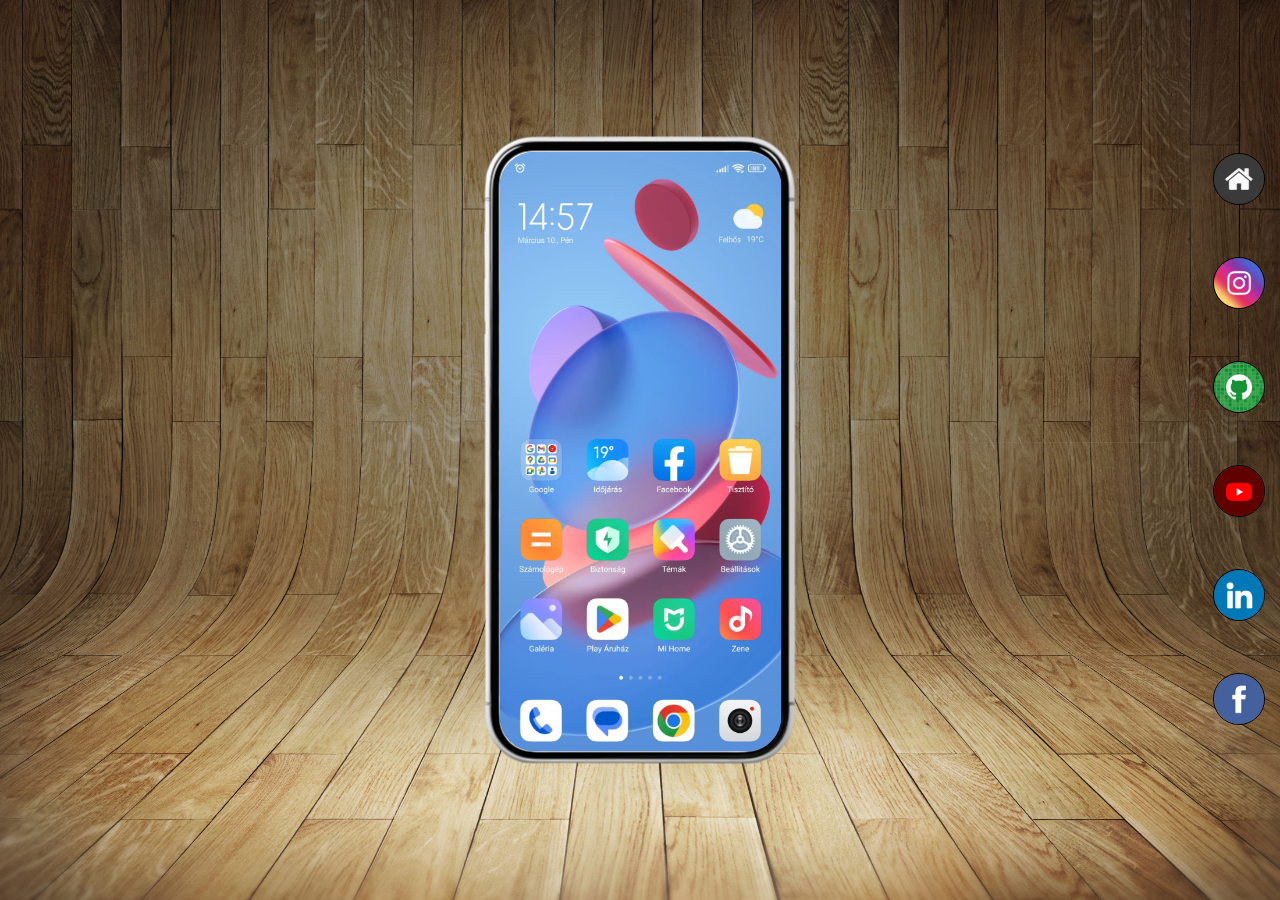
<file: index.html>
<!DOCTYPE html>
<html lang="pt-br">
<head>
    <meta charset="UTF-8">
    <meta name="viewport" content="width=device-width, initial-scale=1.0">
    <title>Minhas Redes</title>
    <link rel="stylesheet" href="style.css">
    <link rel="stylesheet" href="responsivo.css">
</head>
    <main>
        <section id="cel">
            <iframe src="home.html" frameborder="0" name="tela" id="tela">
                <p>Seu Navegador não tem suporte a essa função</p>
            </iframe>
        </section>
        <div id="redes">
            <a href="home.html" target="tela"><img src="imagens/logo-home.jpg" alt=""></a><br>
            <a href="paginas/instagram.html" target="tela"><img src="imagens/logo-instagram.jpg" alt=""></a><br>
            <a href="paginas/github.html" target="tela"><img src="imagens/logo-github.jpg" alt=""></a><br>
            <a href="paginas/youtube.html" target="tela"><img src="imagens/logo-youtube.jpg" alt=""></a><br>
            <a href="paginas/linkedin.html" target="tela"><img src="imagens/logo-linkedin.jpg" alt=""></a><br>
            <a href="paginas/facebook.html" target="tela"><img src="imagens/logo-facebook.jpg" alt=""></a><br>
        </div>
    </main>
</body>
</html>
</file>
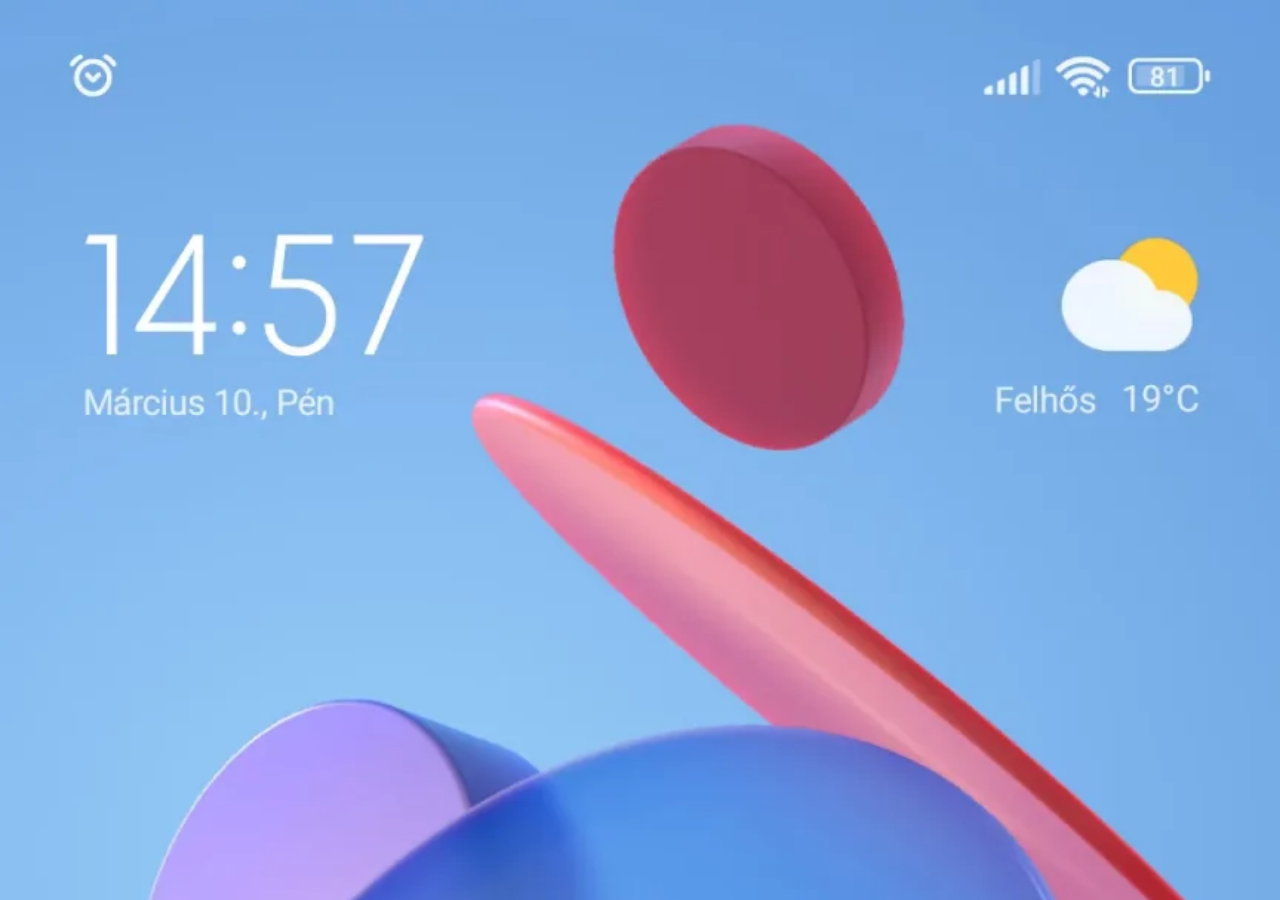
<file: home.html>
<!DOCTYPE html>
<html lang="pt-br">
<head>
    <meta charset="UTF-8">
    <meta name="viewport" content="width=device-width, initial-scale=1.0">
    <title>Home</title>
    <style>
        *{
            margin: 0px;
            padding: 0px;
        }

        body {
            height: 100vh;
            width: 100vw;
            background: url(imagens/home.png) top center no-repeat;
            background-size: cover;
        }

    </style>
</head>
<body>
    
</body>
</html>
</file>
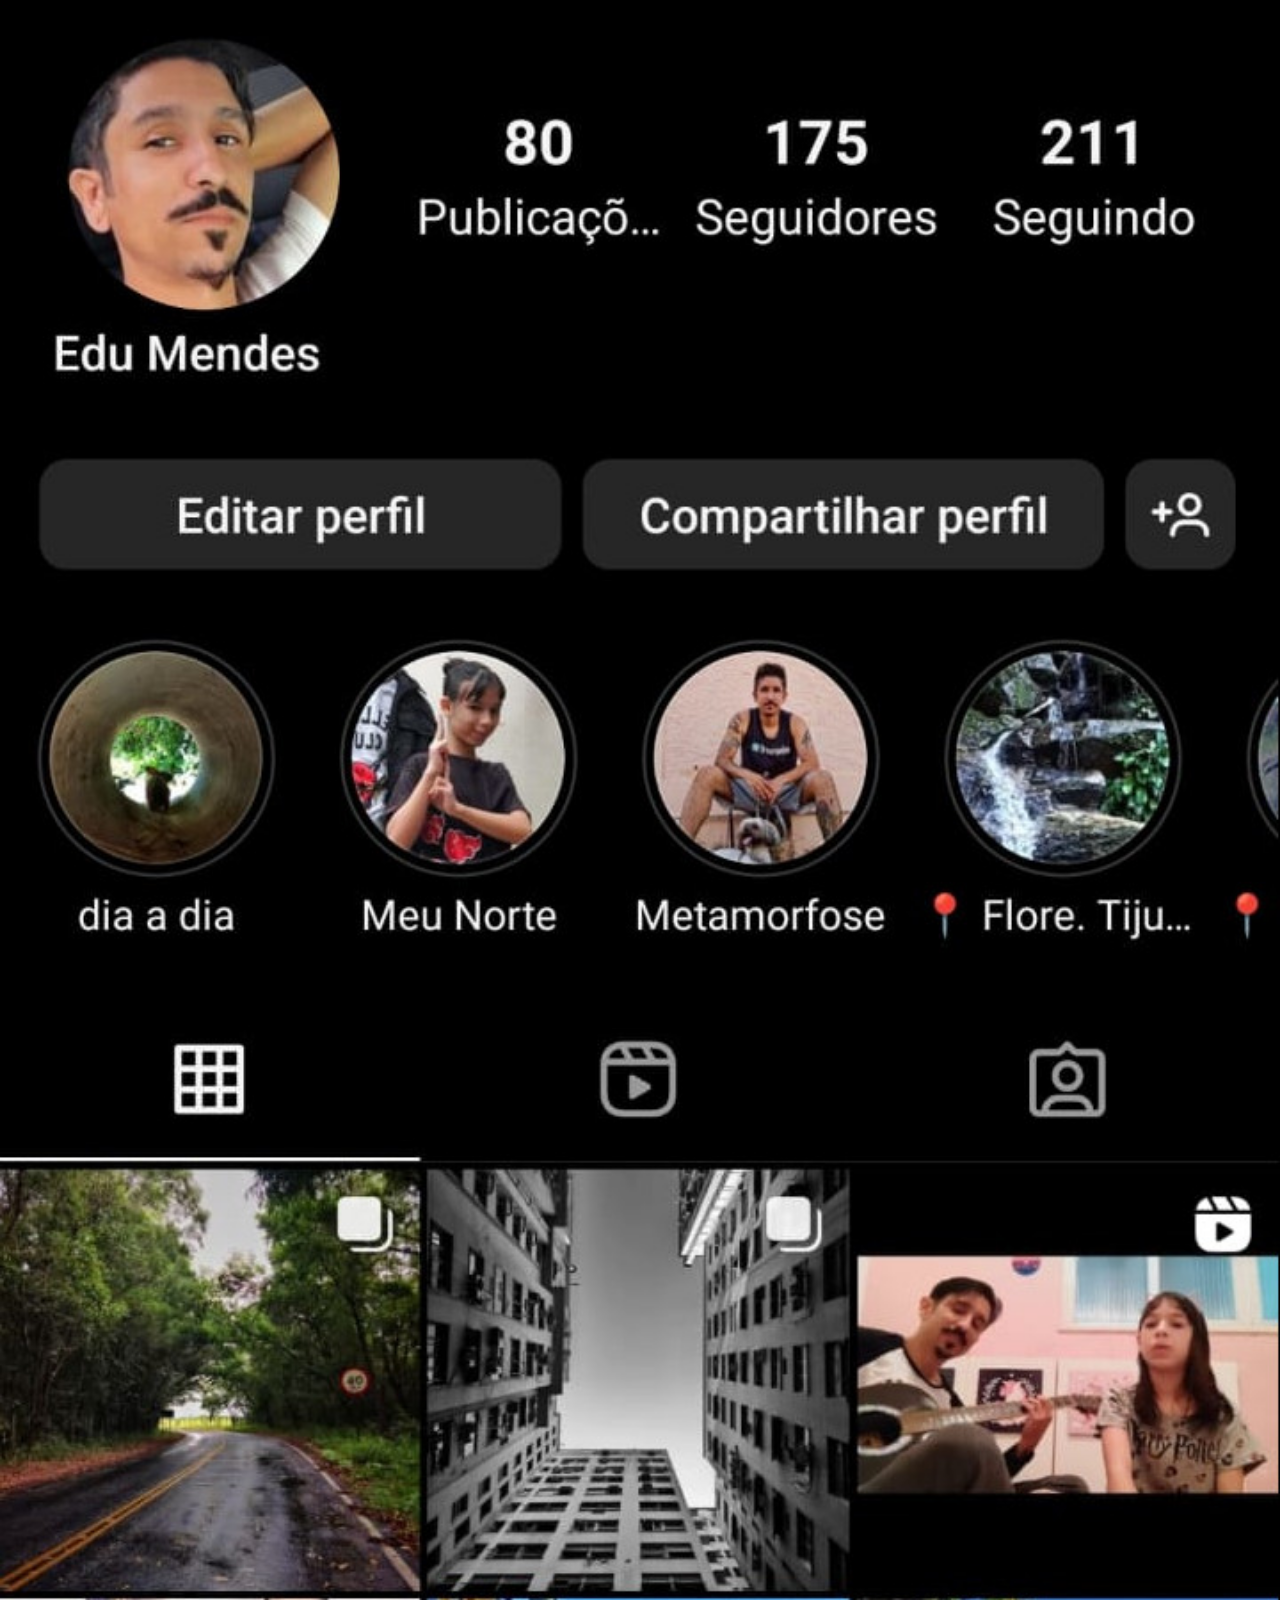
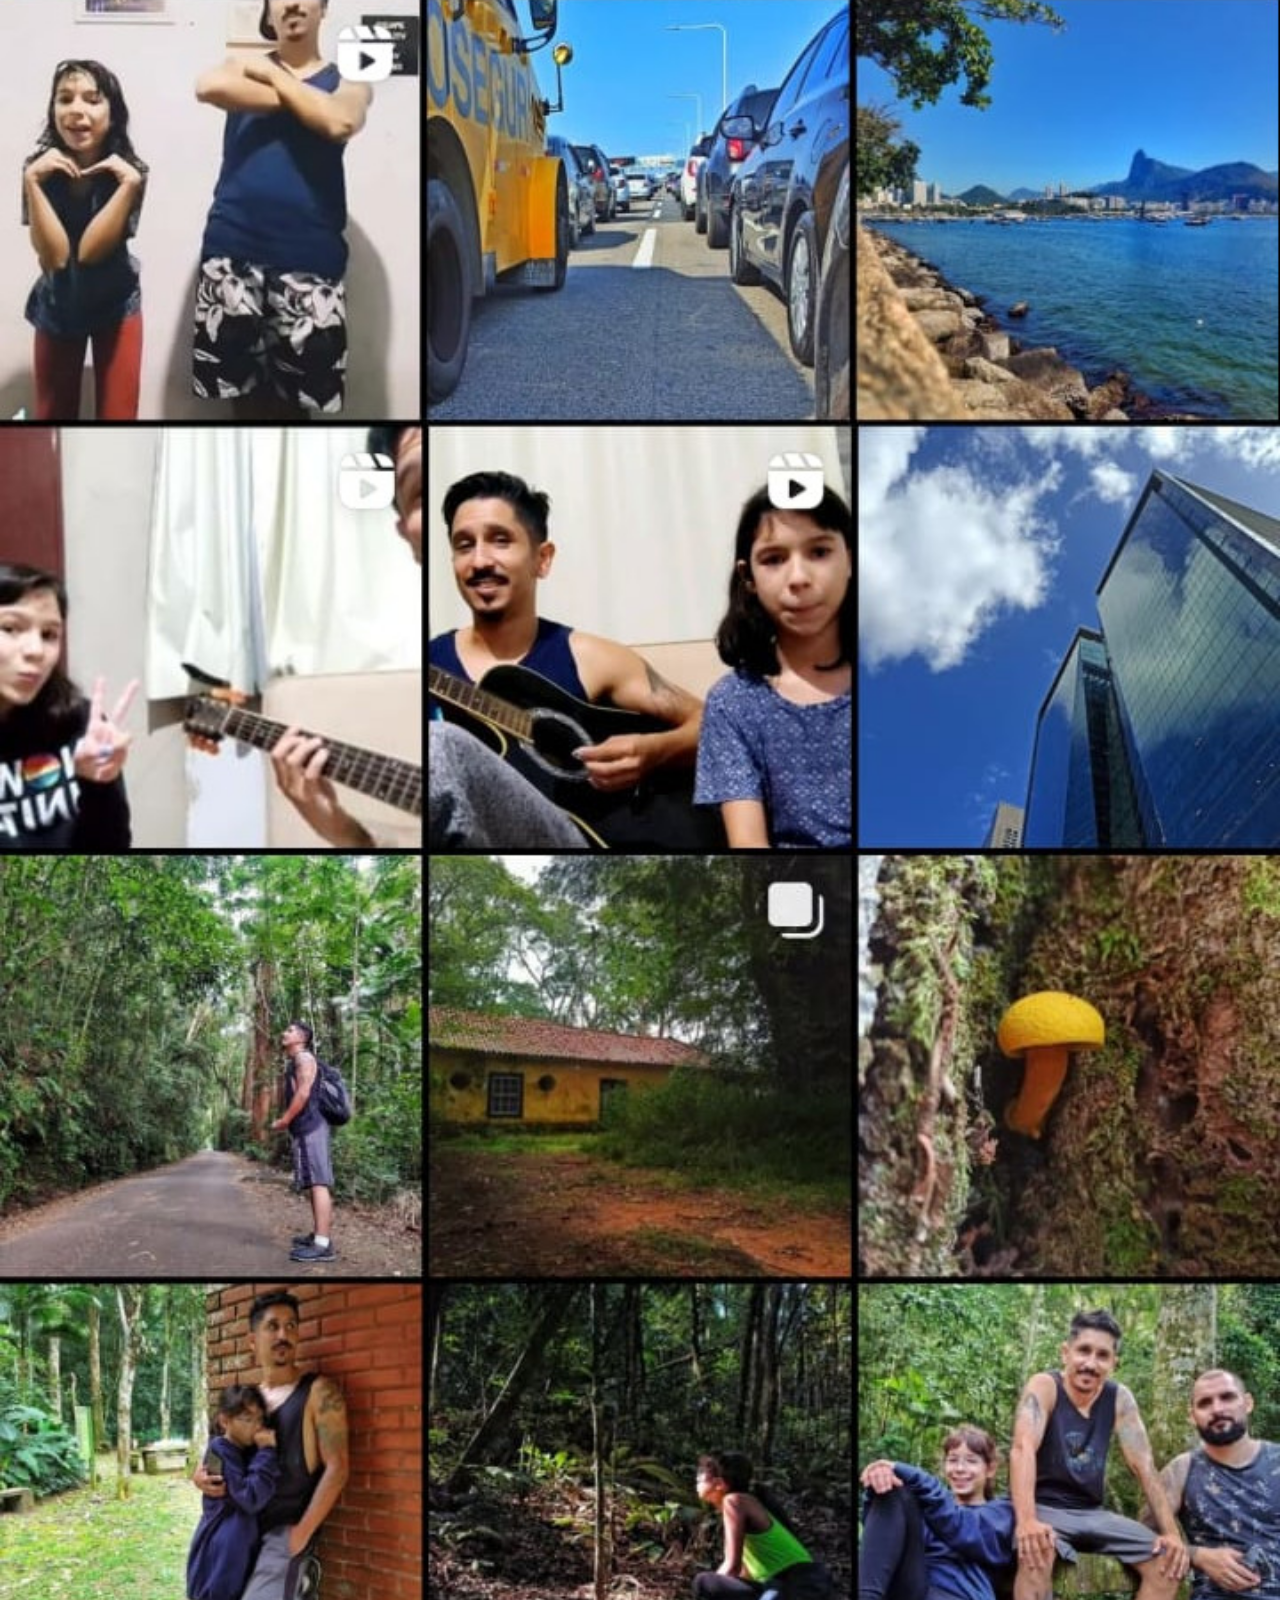
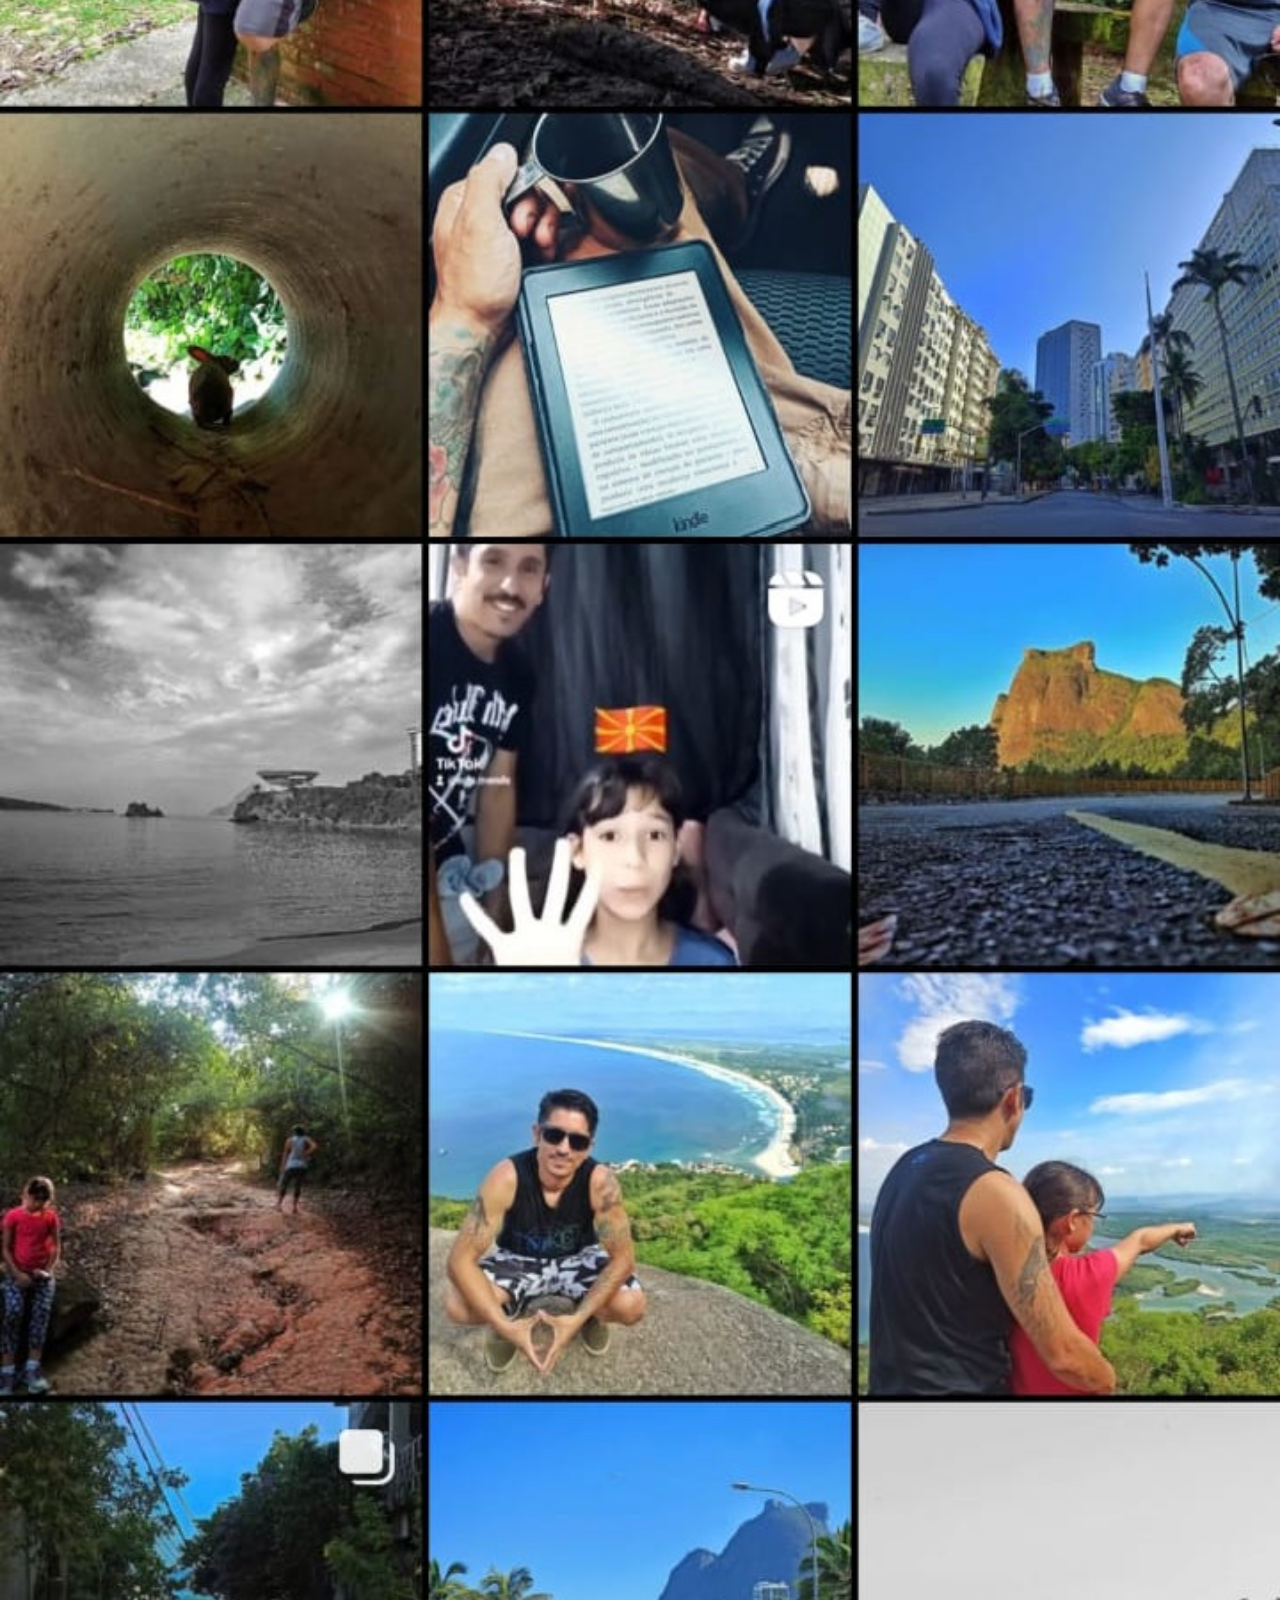
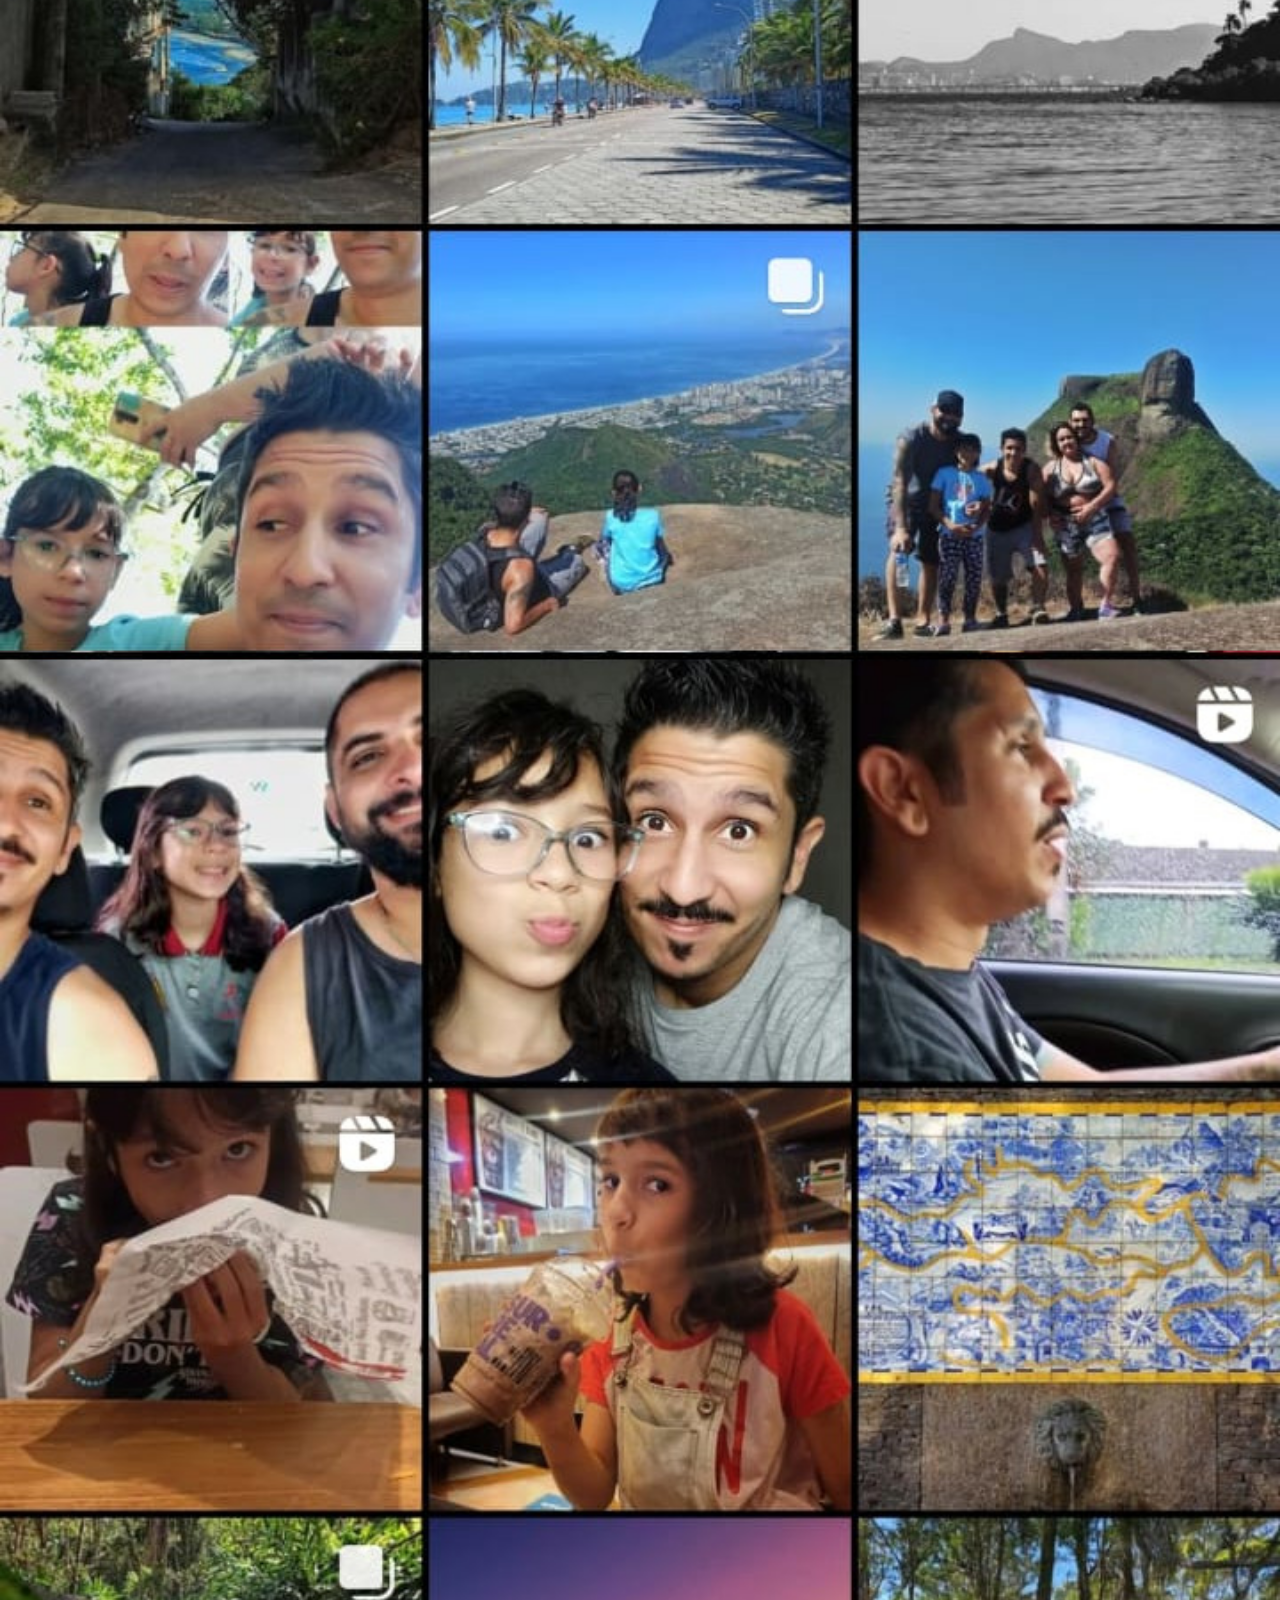
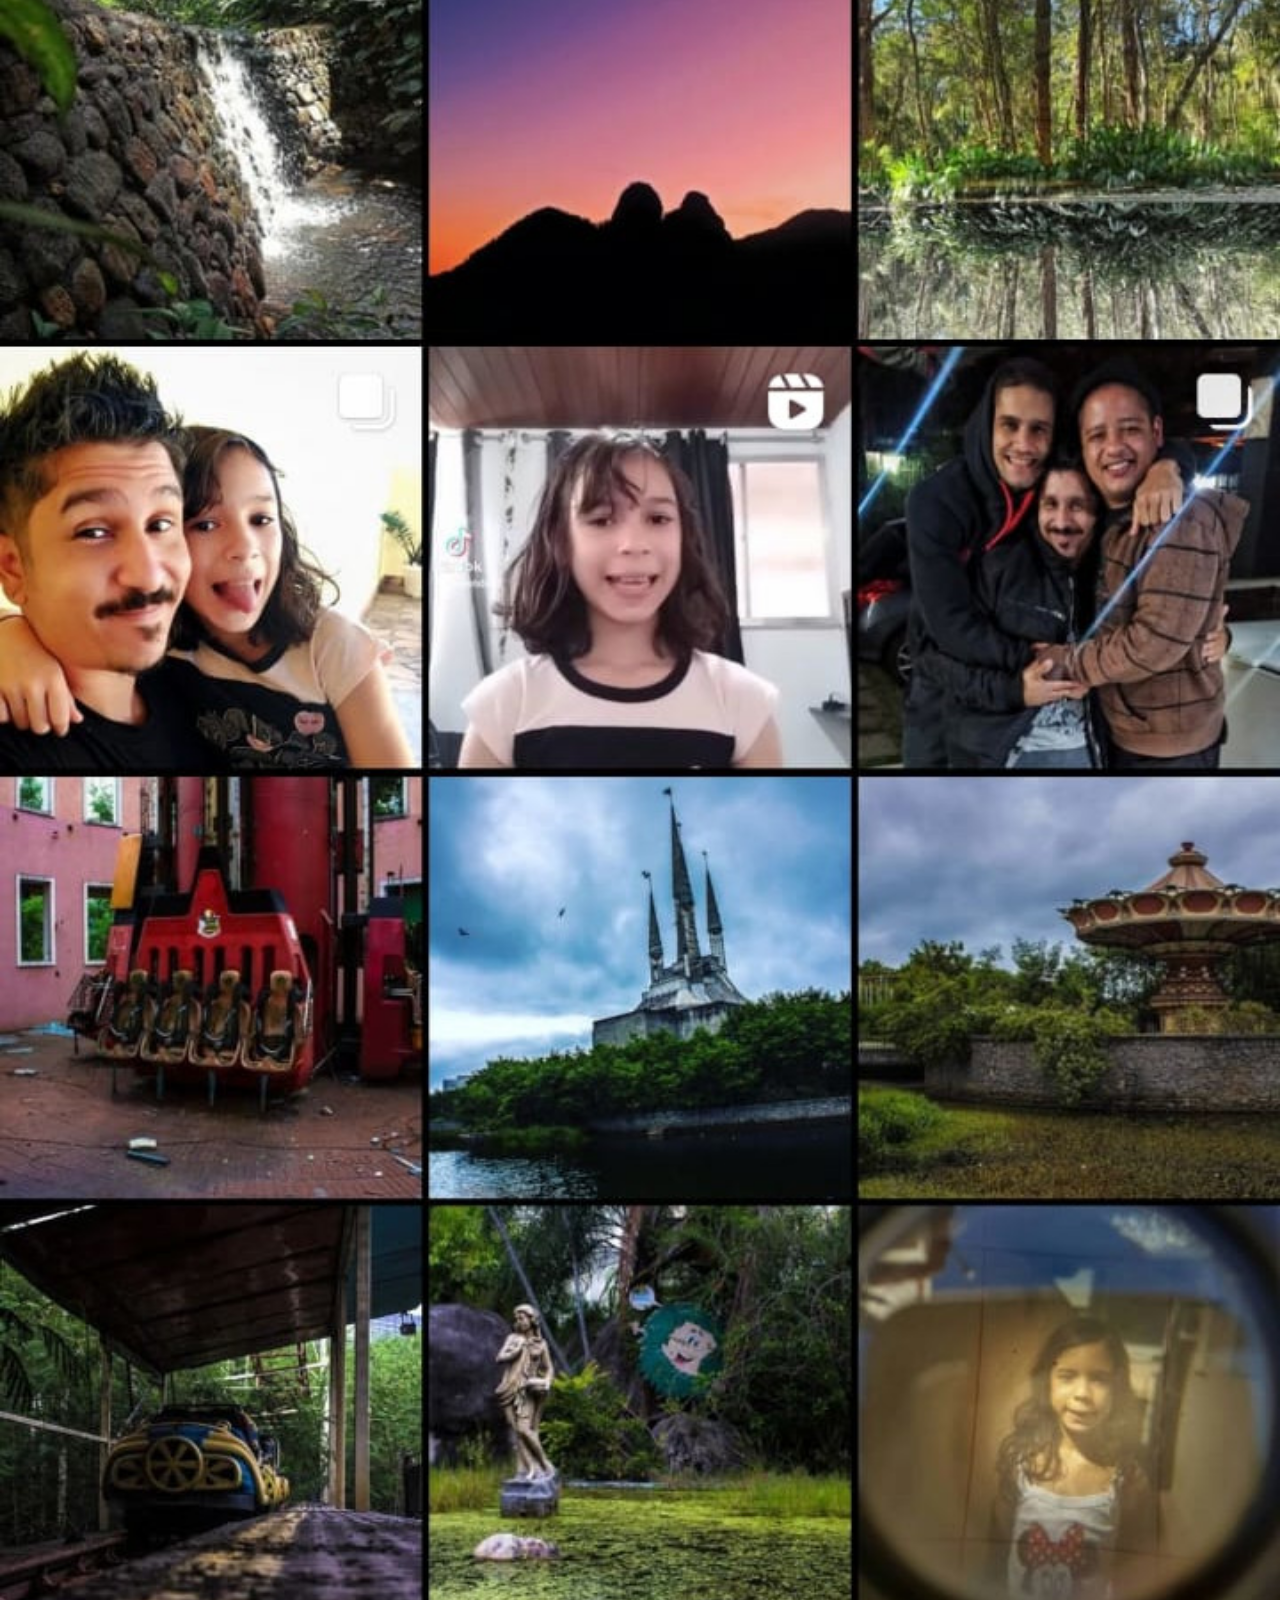
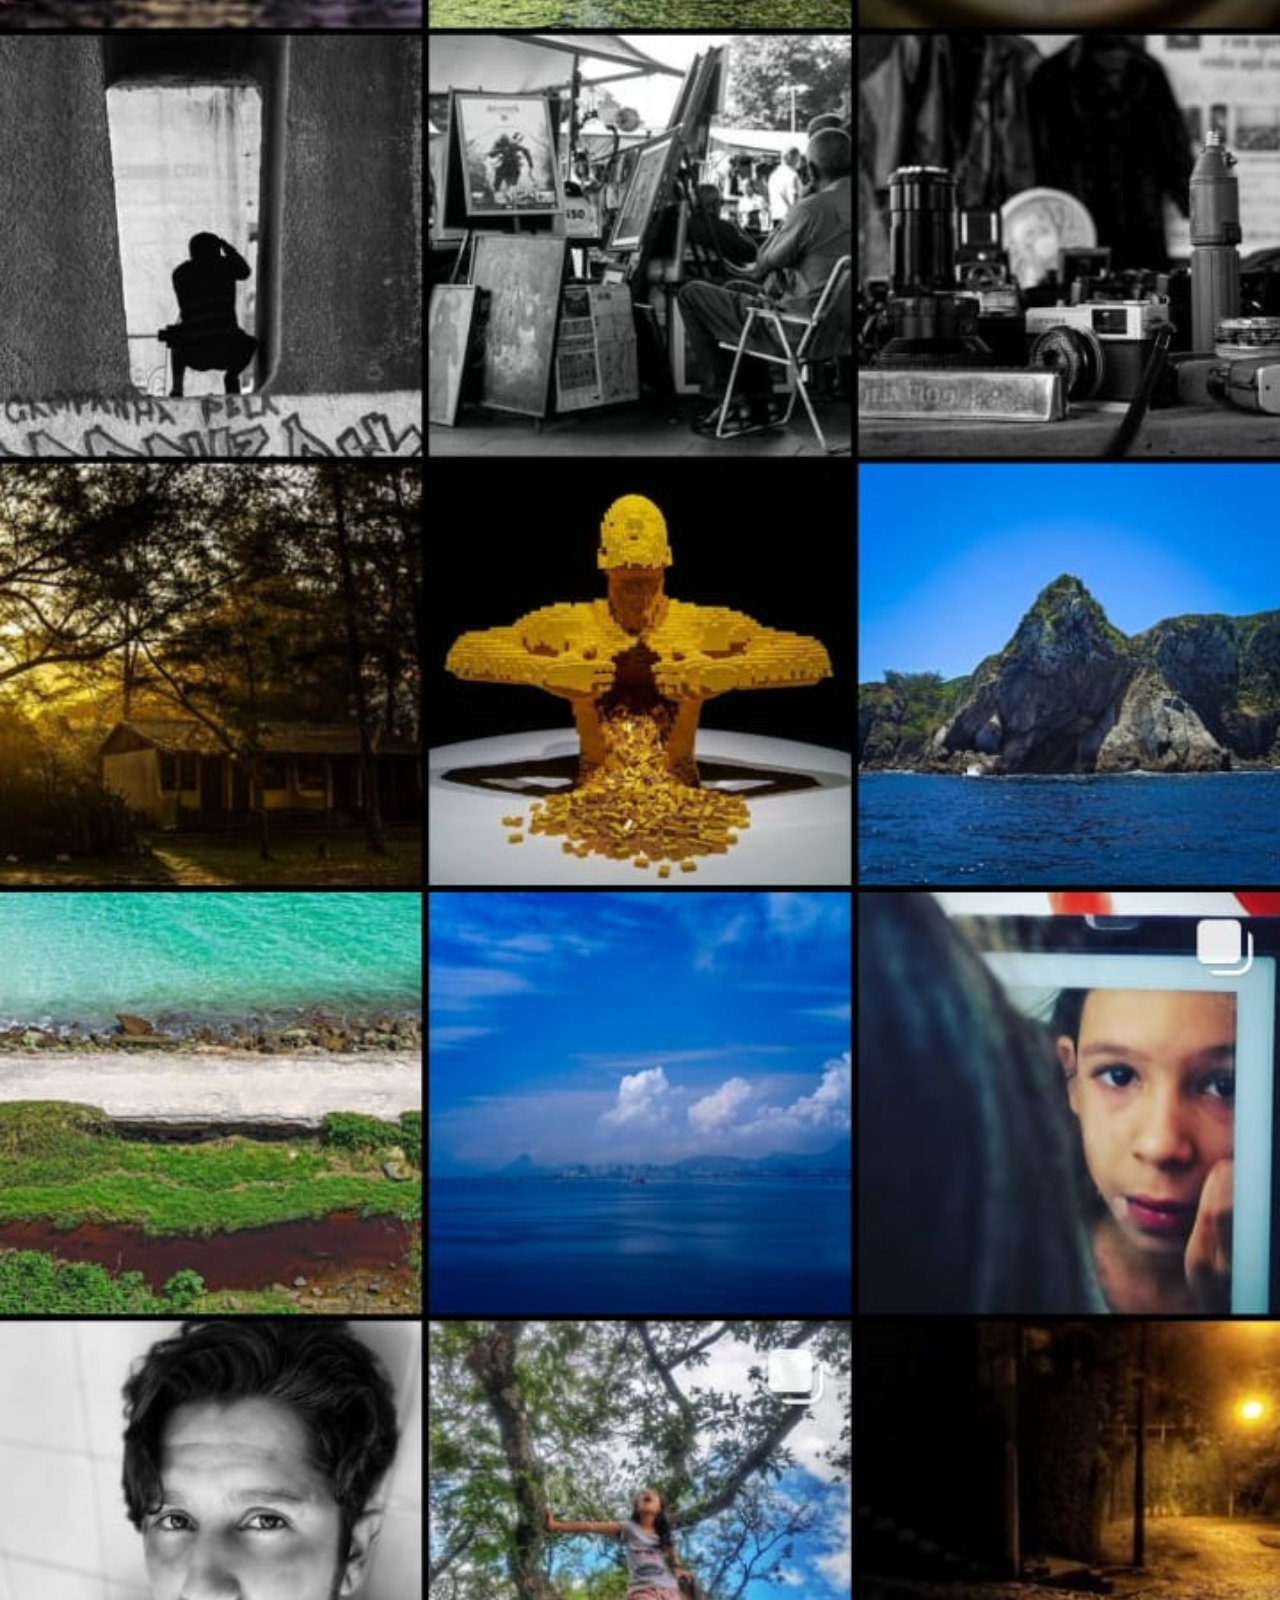
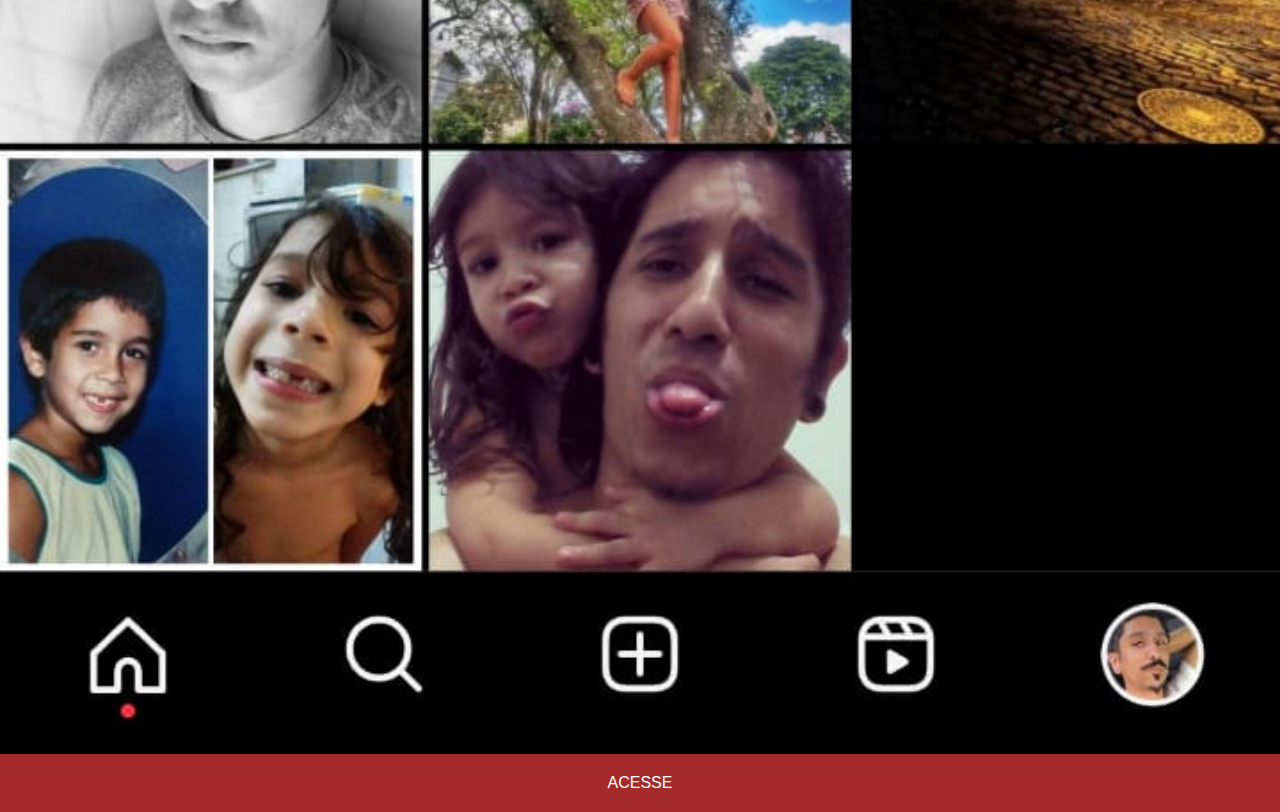
<file: instagram.html>
<!DOCTYPE html>
<html lang="pt-br">
<head>
    <meta charset="UTF-8">
    <meta name="viewport" content="width=device-width, initial-scale=1.0">
    <title>instagram</title>
   <link rel="stylesheet" href="social.css">   
</head>
<body>
    <img src="imagens/tela-instagram.jpg"alt="instagram">
    <a href="https://www.instagram.com/du.mends" target="_blank">ACESSE</a>
</body>
</html>
</file>
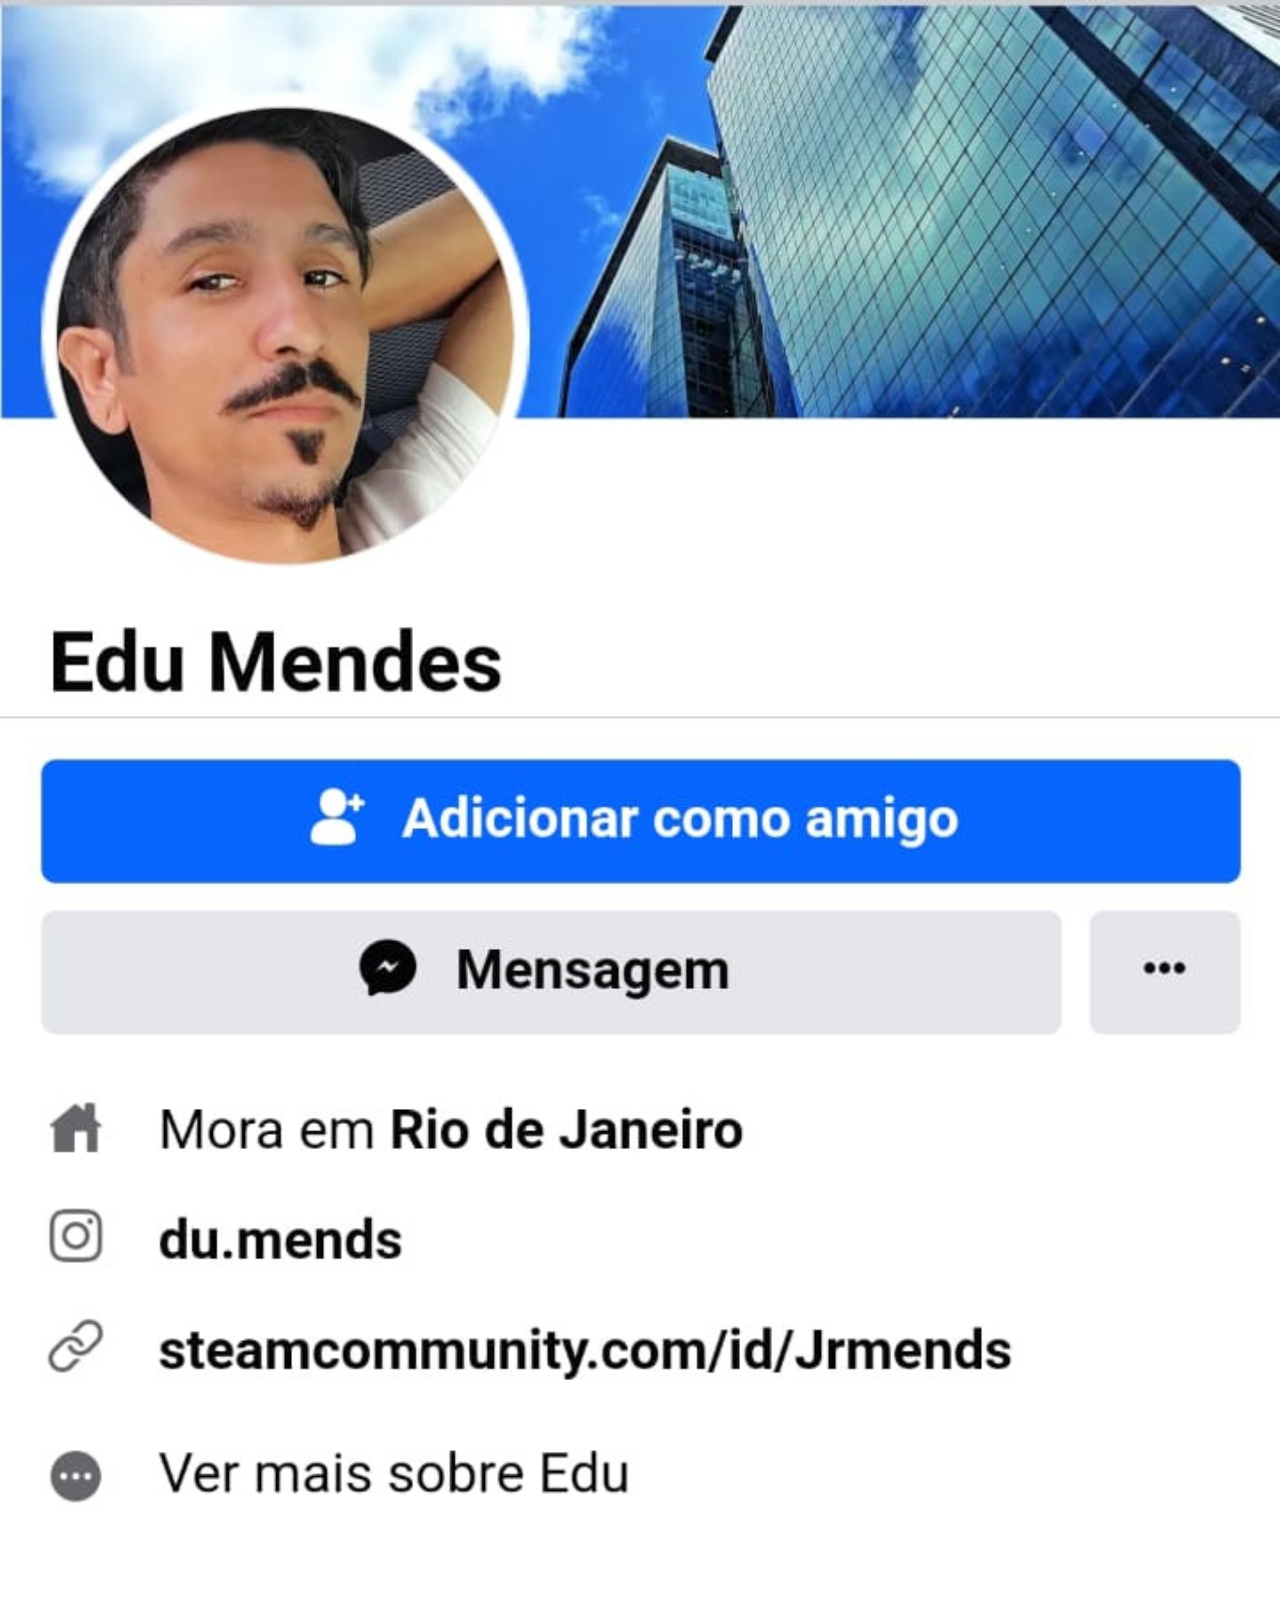
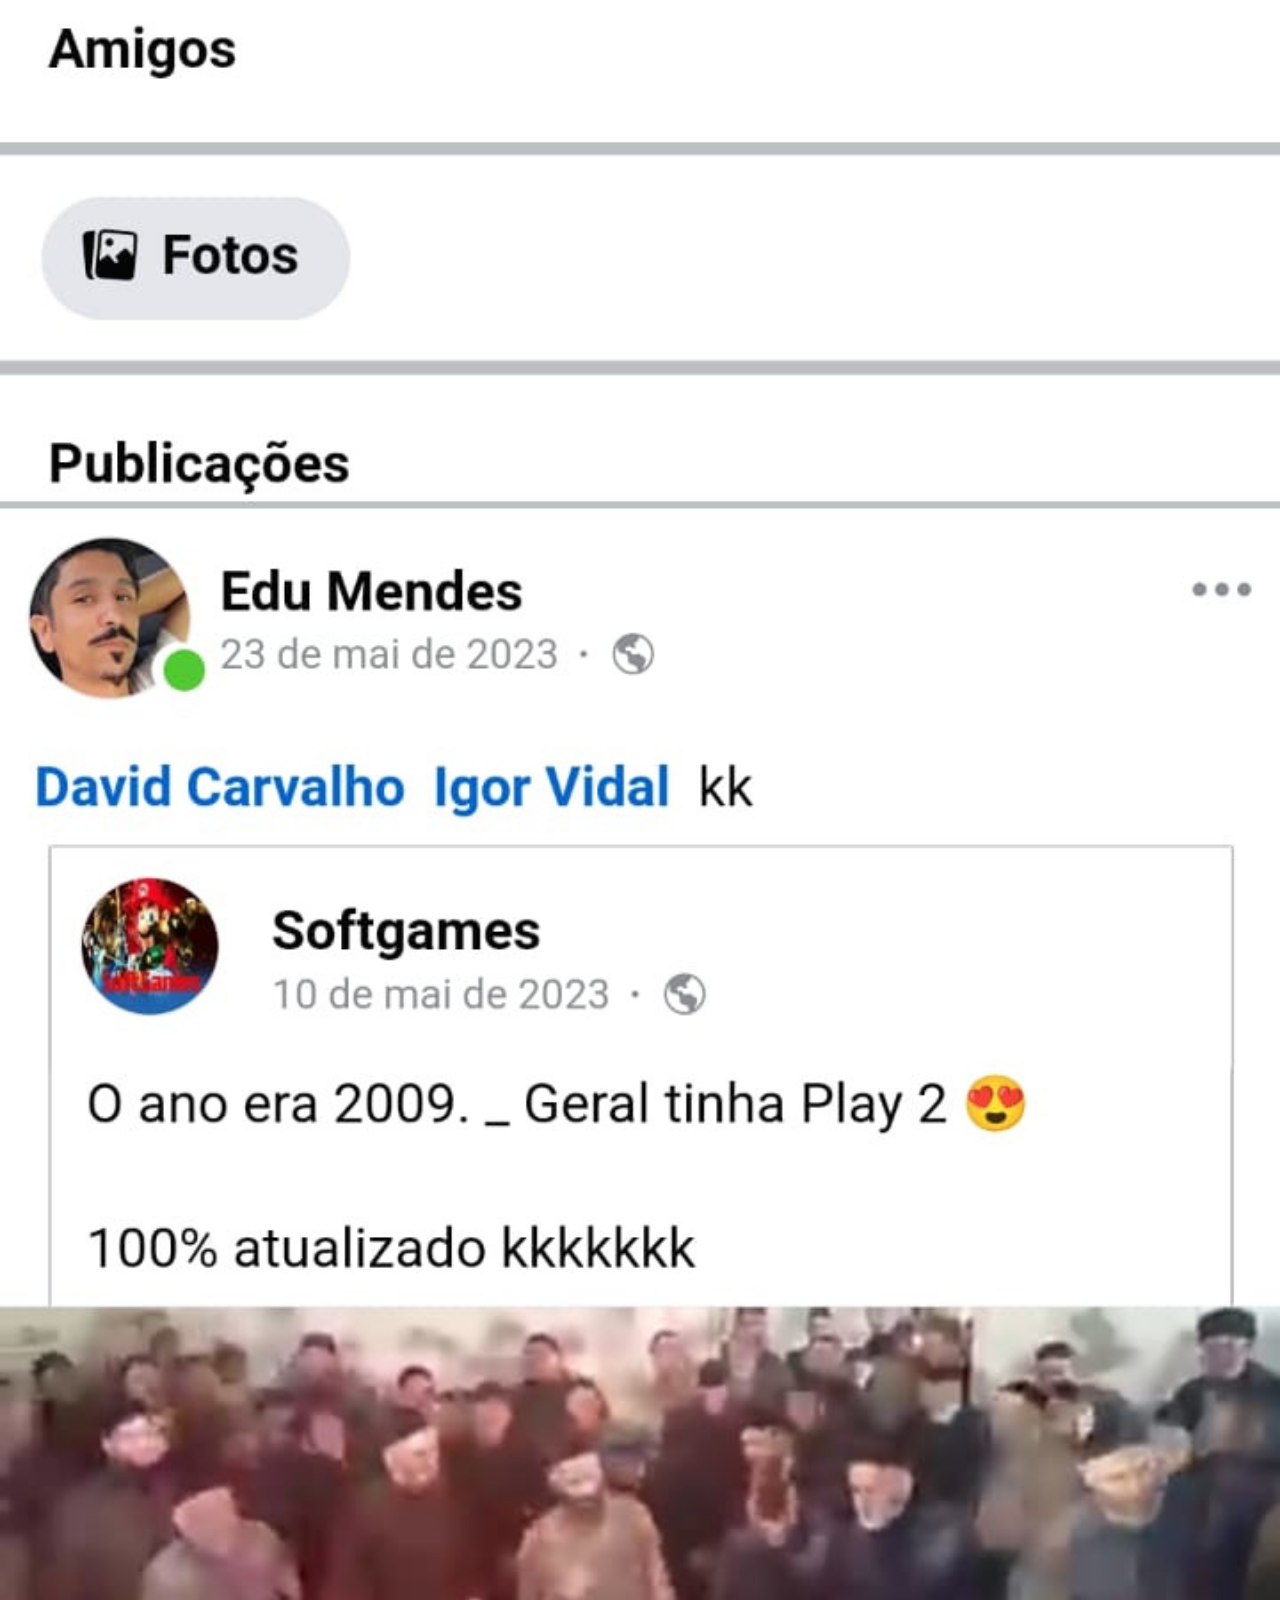
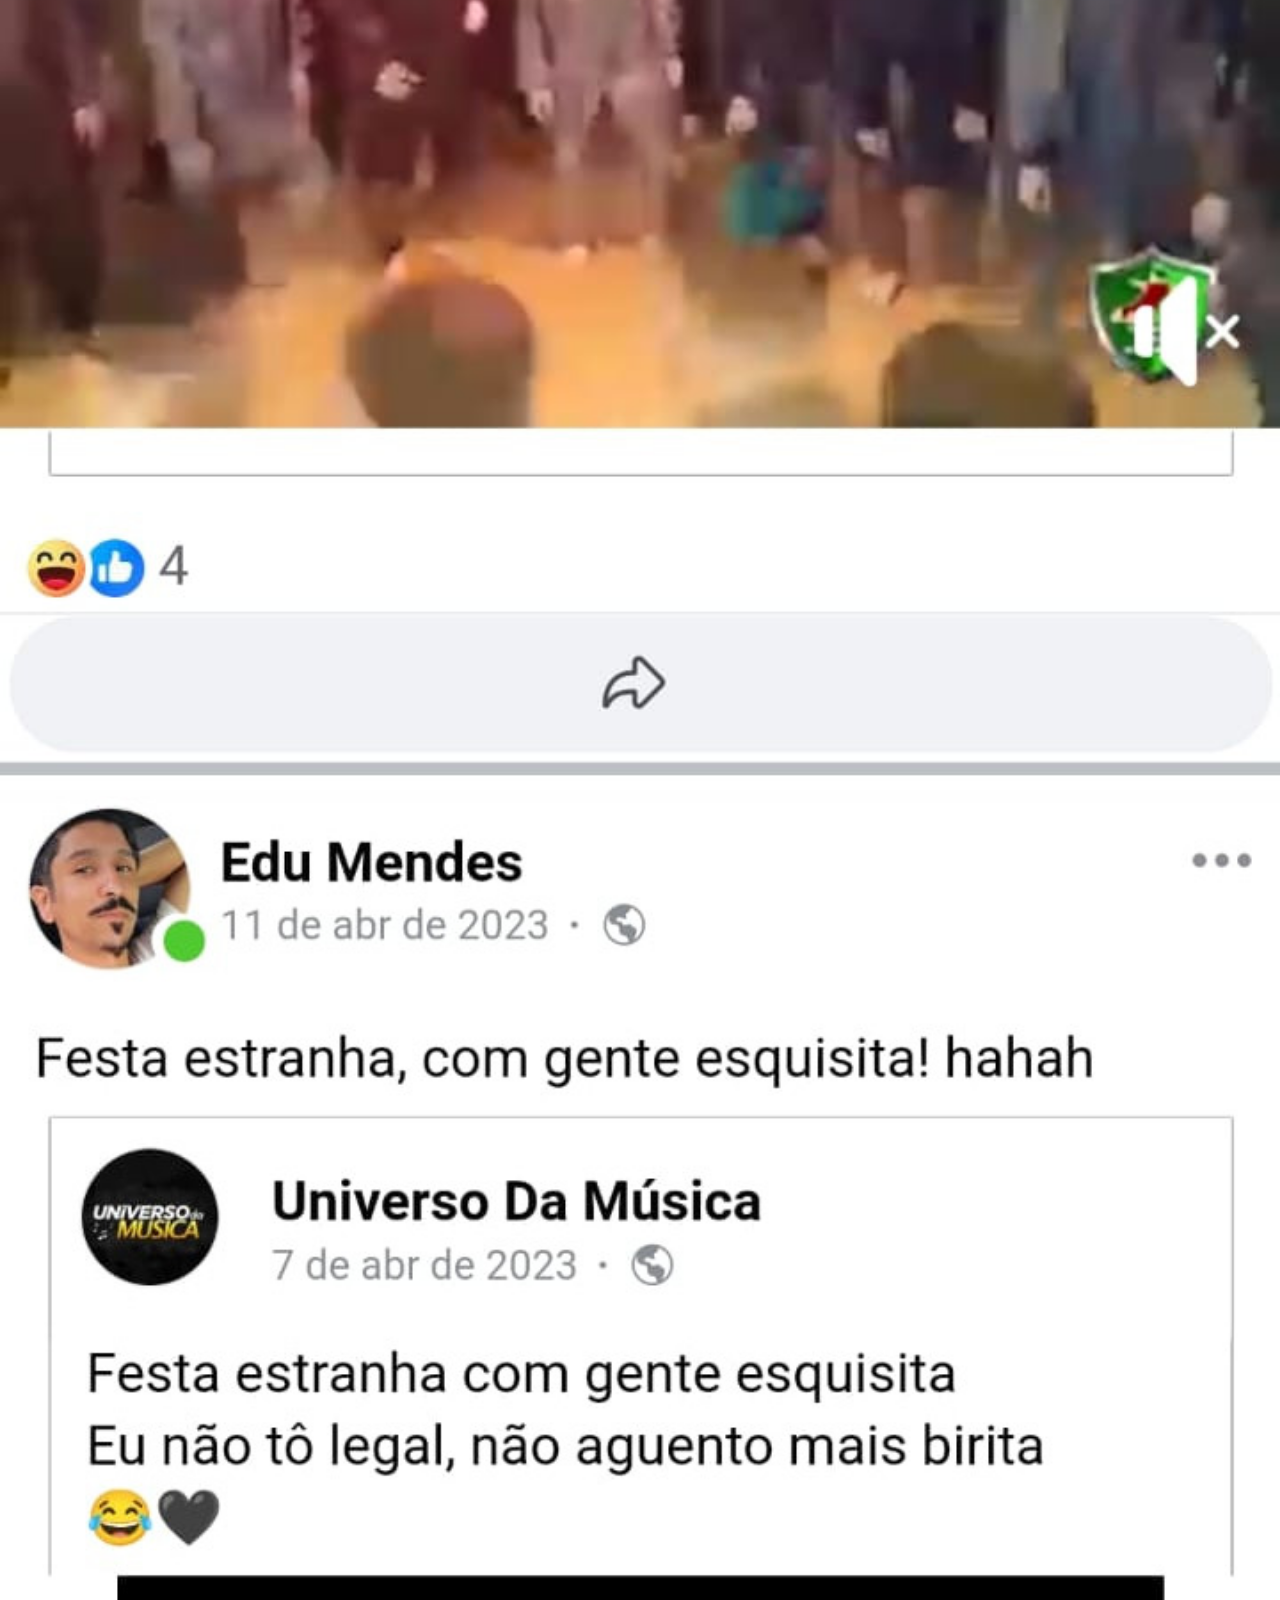
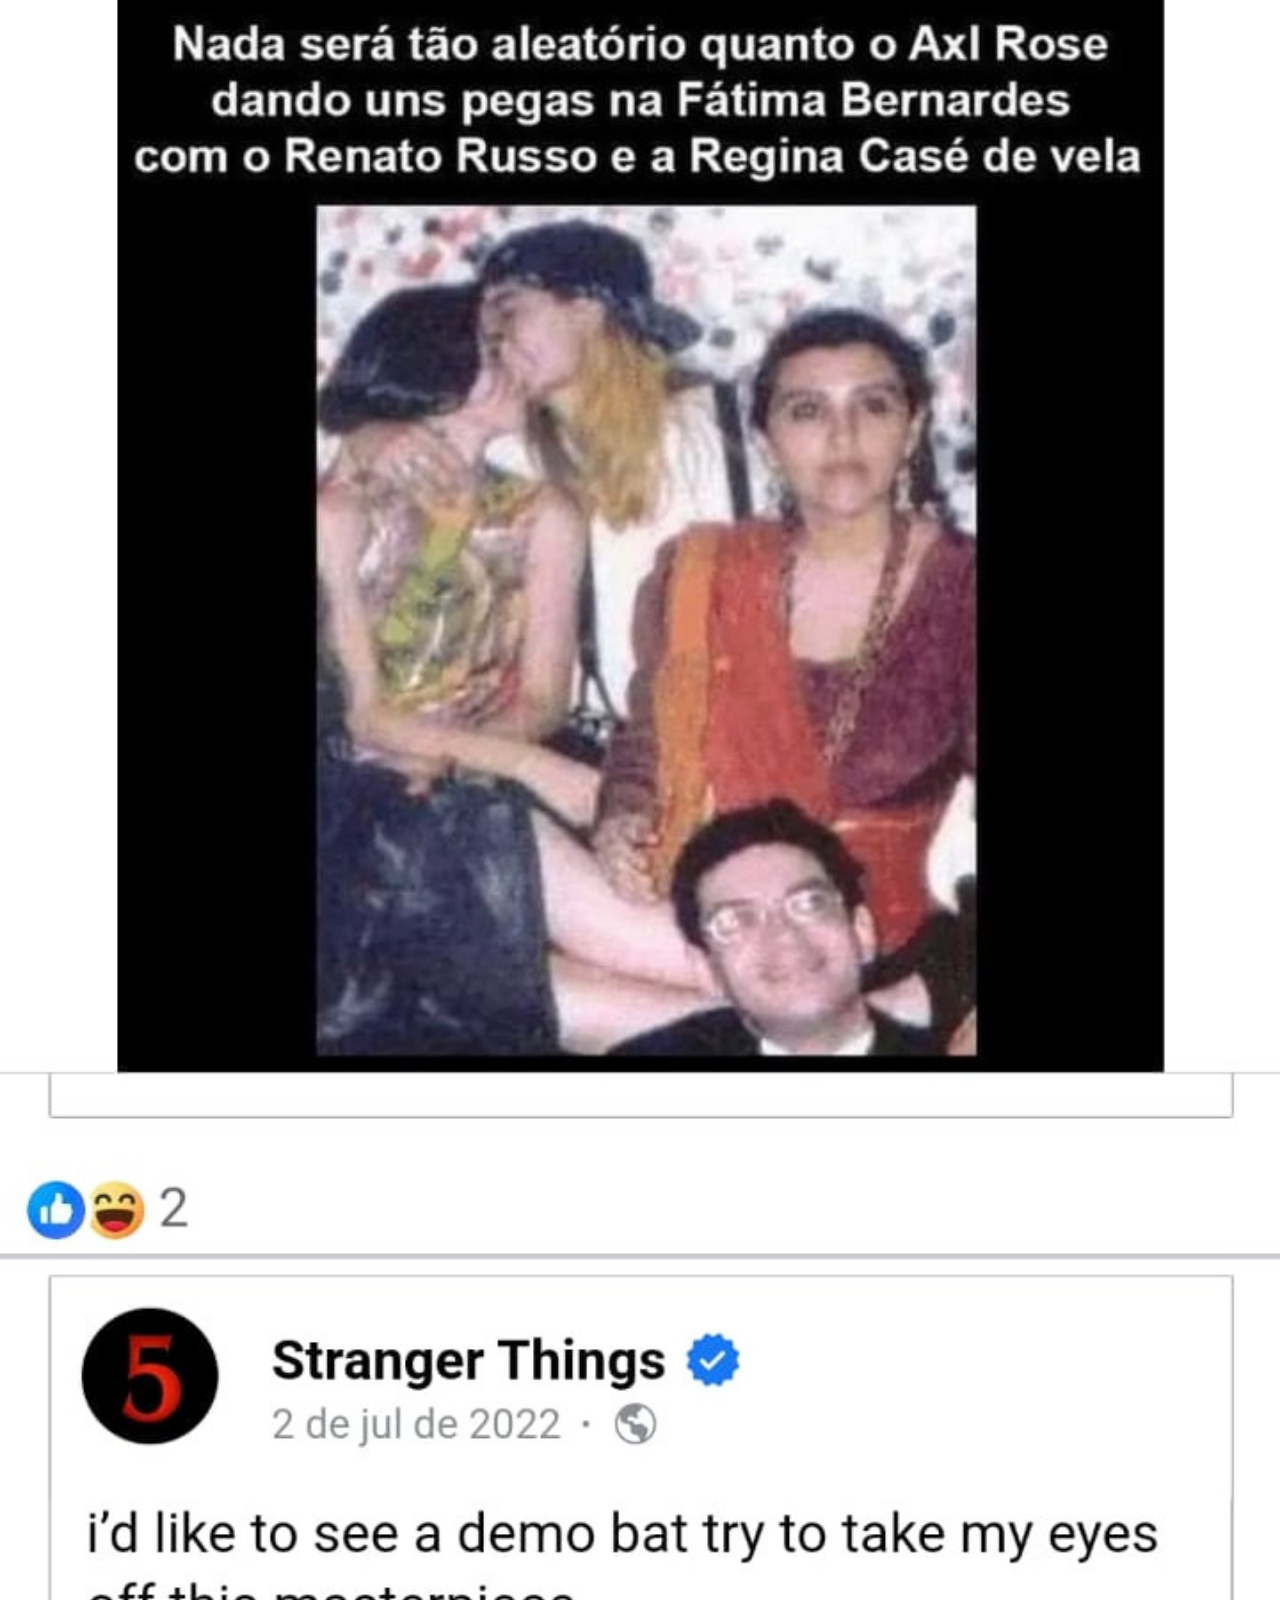
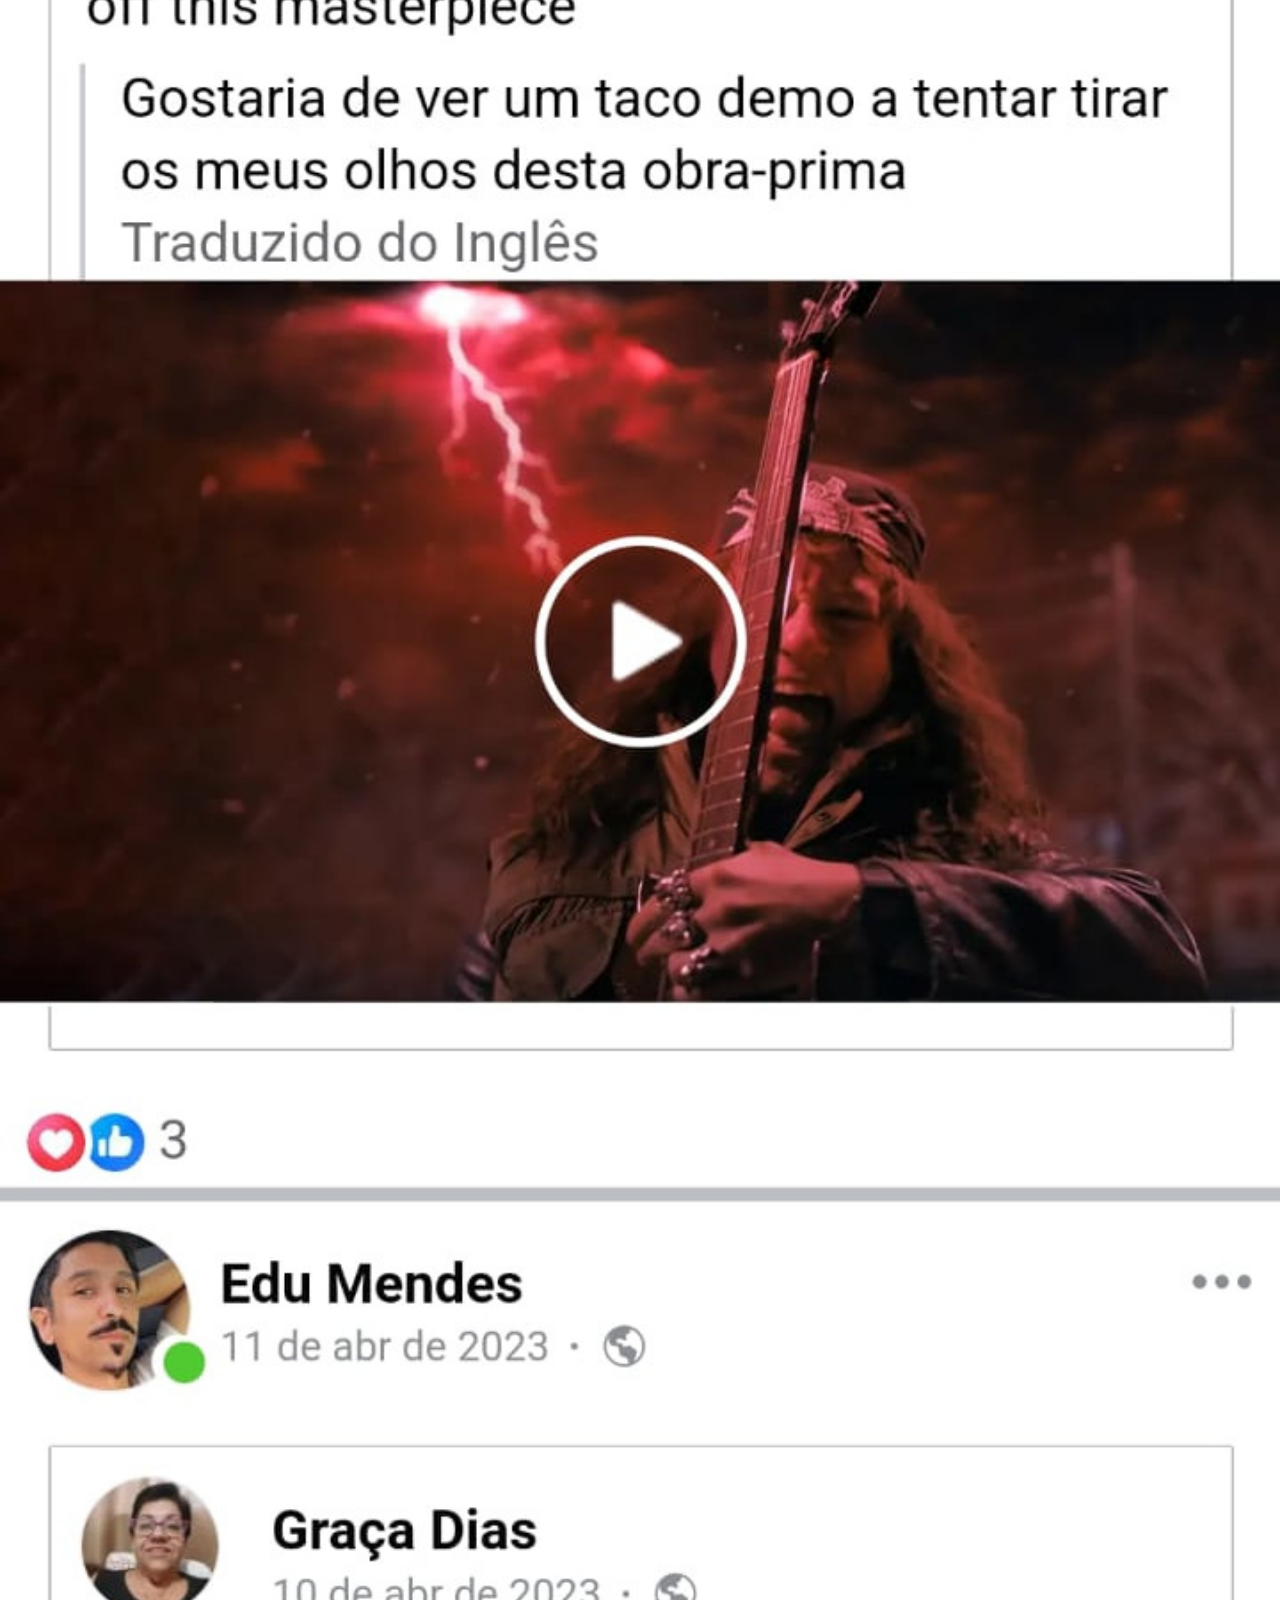
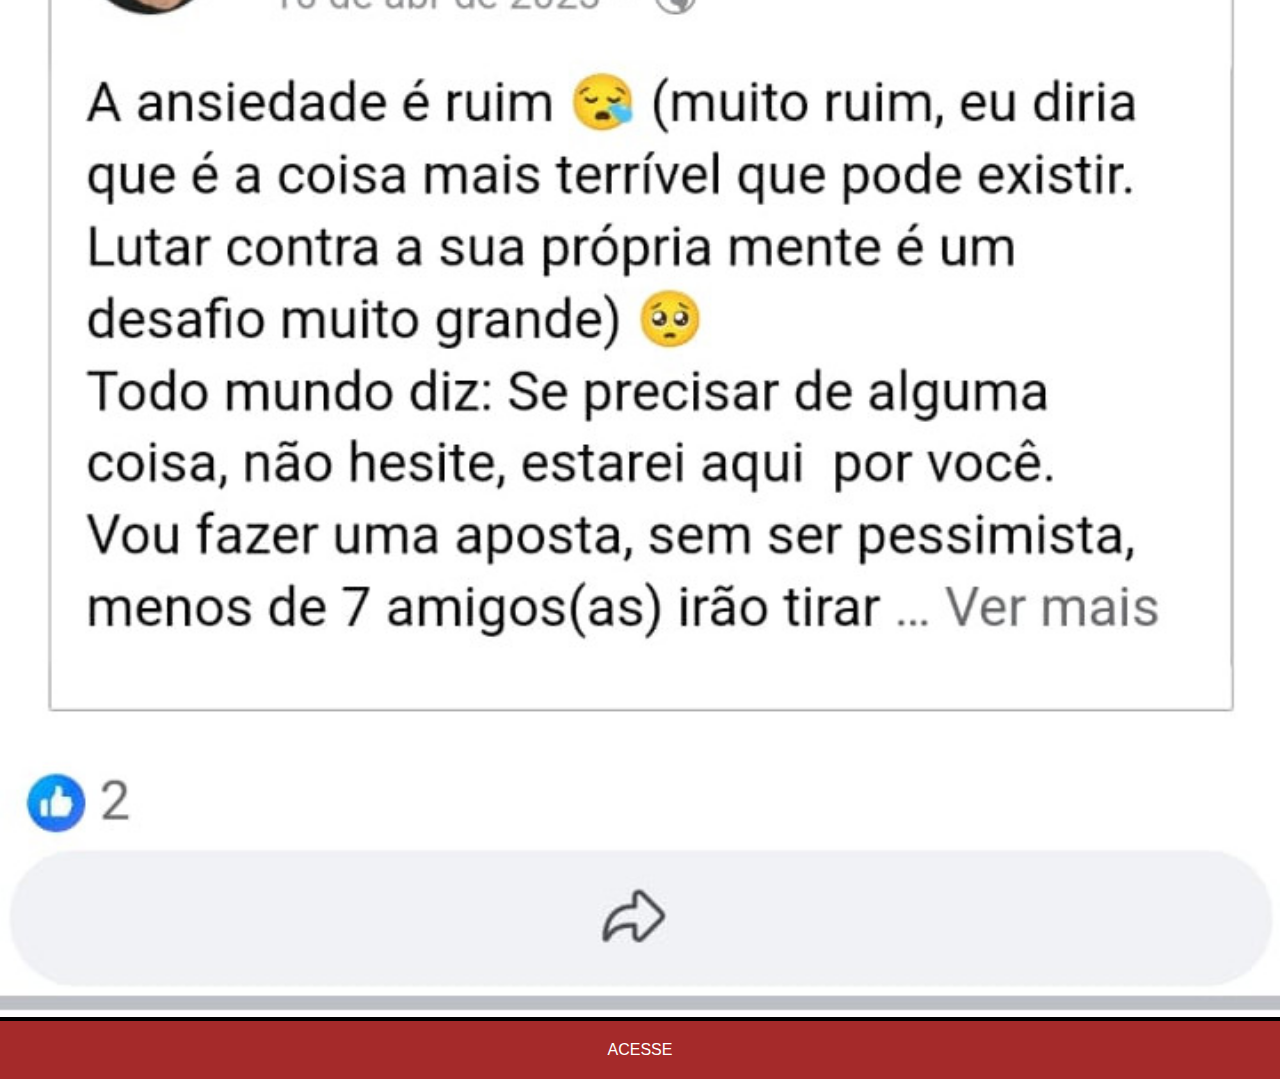
<file: paginas/facebook.html>
<!DOCTYPE html>
<html lang="pt-br">
<head>
    <meta charset="UTF-8">
    <meta name="viewport" content="width=device-width, initial-scale=1.0">
    <title>Facebook</title>
    <link rel="stylesheet" href="../social.css">
</head>
<body>
    <img src="../imagens/tela-facebook.jpg" alt="Facebook">
    <a href="https://www.facebook.com/dumendss" target="_blank">ACESSE</a>
</body>
</html>
</file>
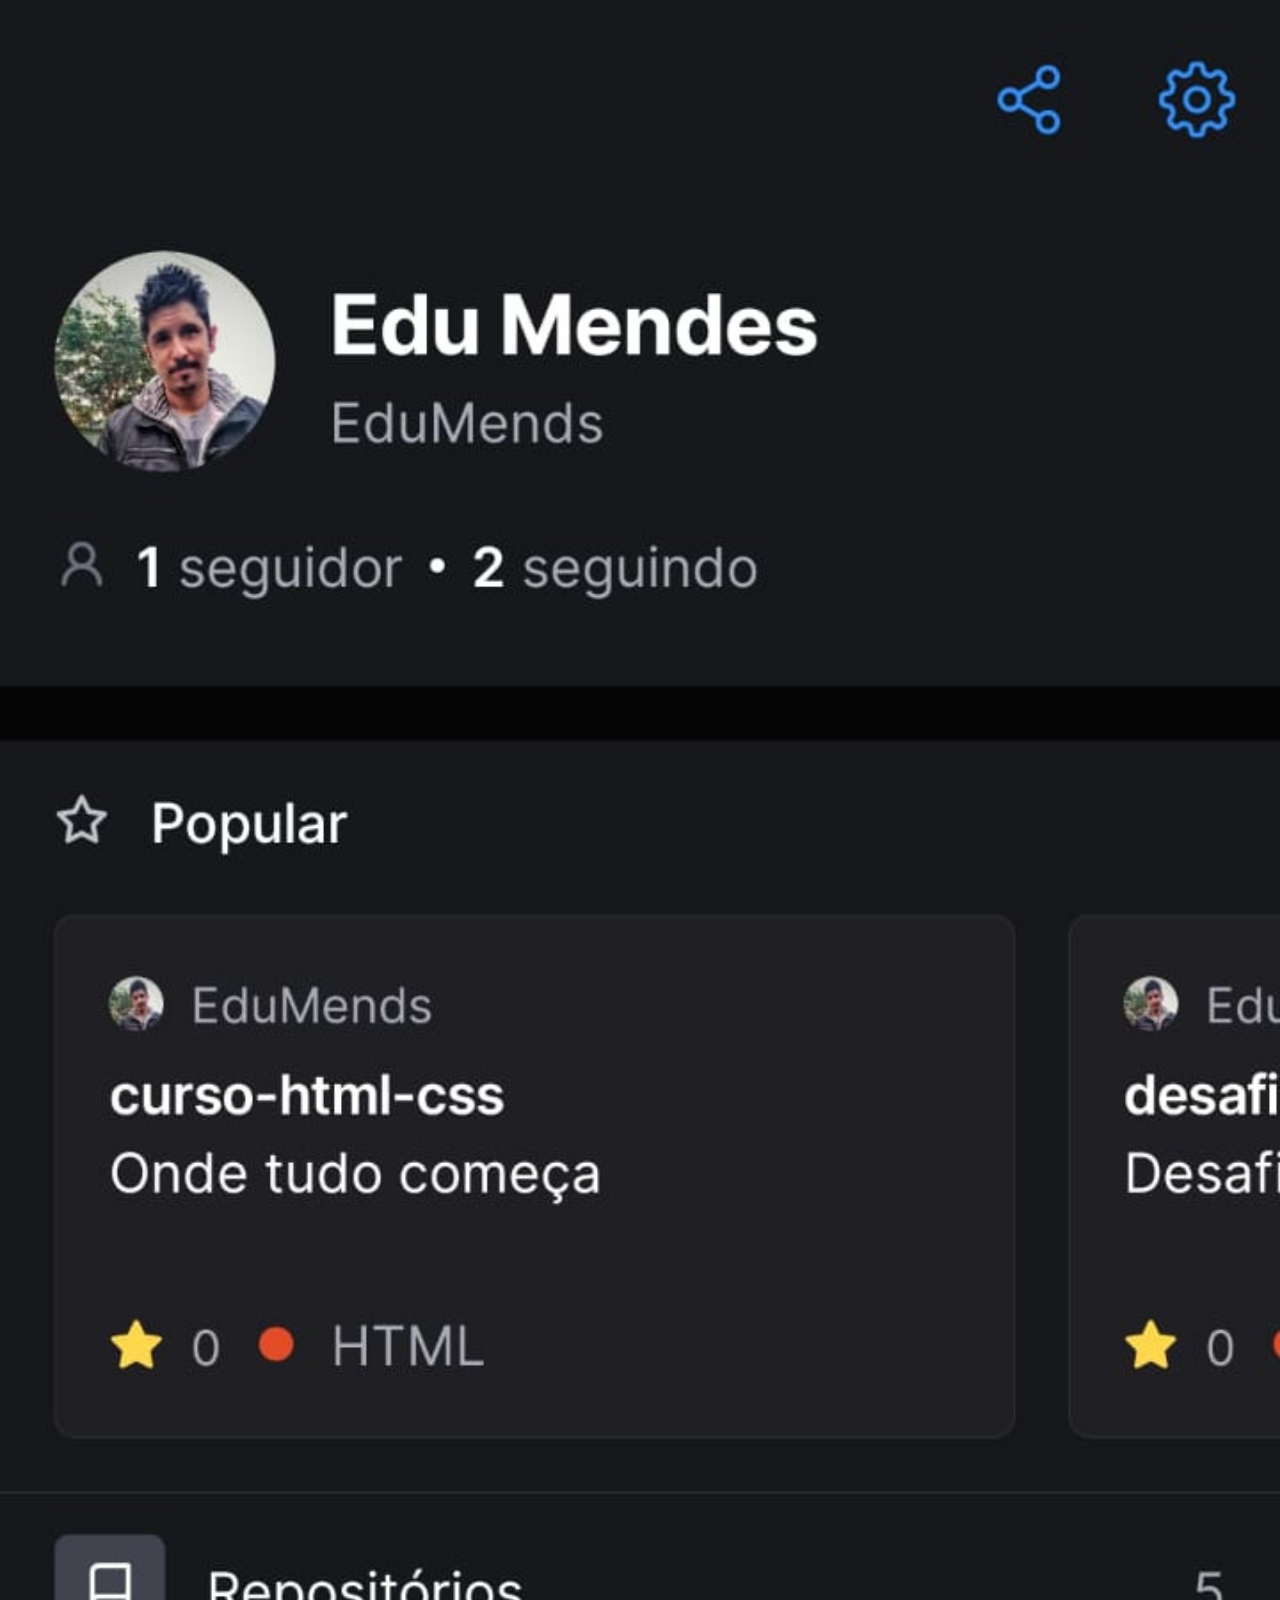
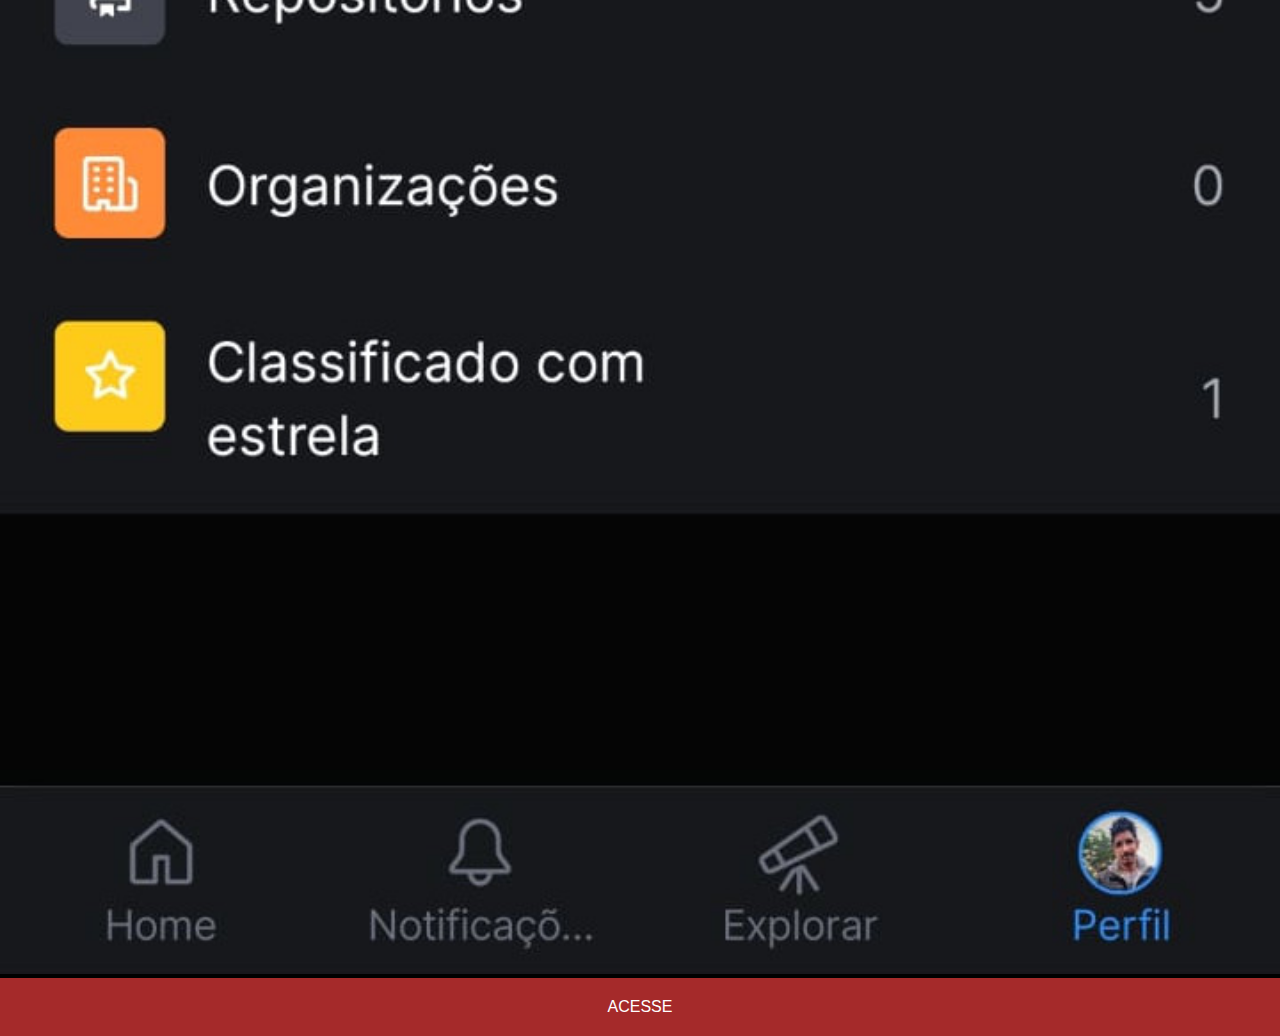
<file: paginas/github.html>
<!DOCTYPE html>
<html lang="pt-br">
<head>
    <meta charset="UTF-8">
    <meta name="viewport" content="width=device-width, initial-scale=1.0">
    <title>Github</title>
    <link rel="stylesheet" href="../social.css">
</head>
<body>
    <img src="../imagens/tela-github.jpg" alt="Github">
    <a href="https://github.com/EduMends" target="_blank">ACESSE</a>
</body>
</html>
</file>
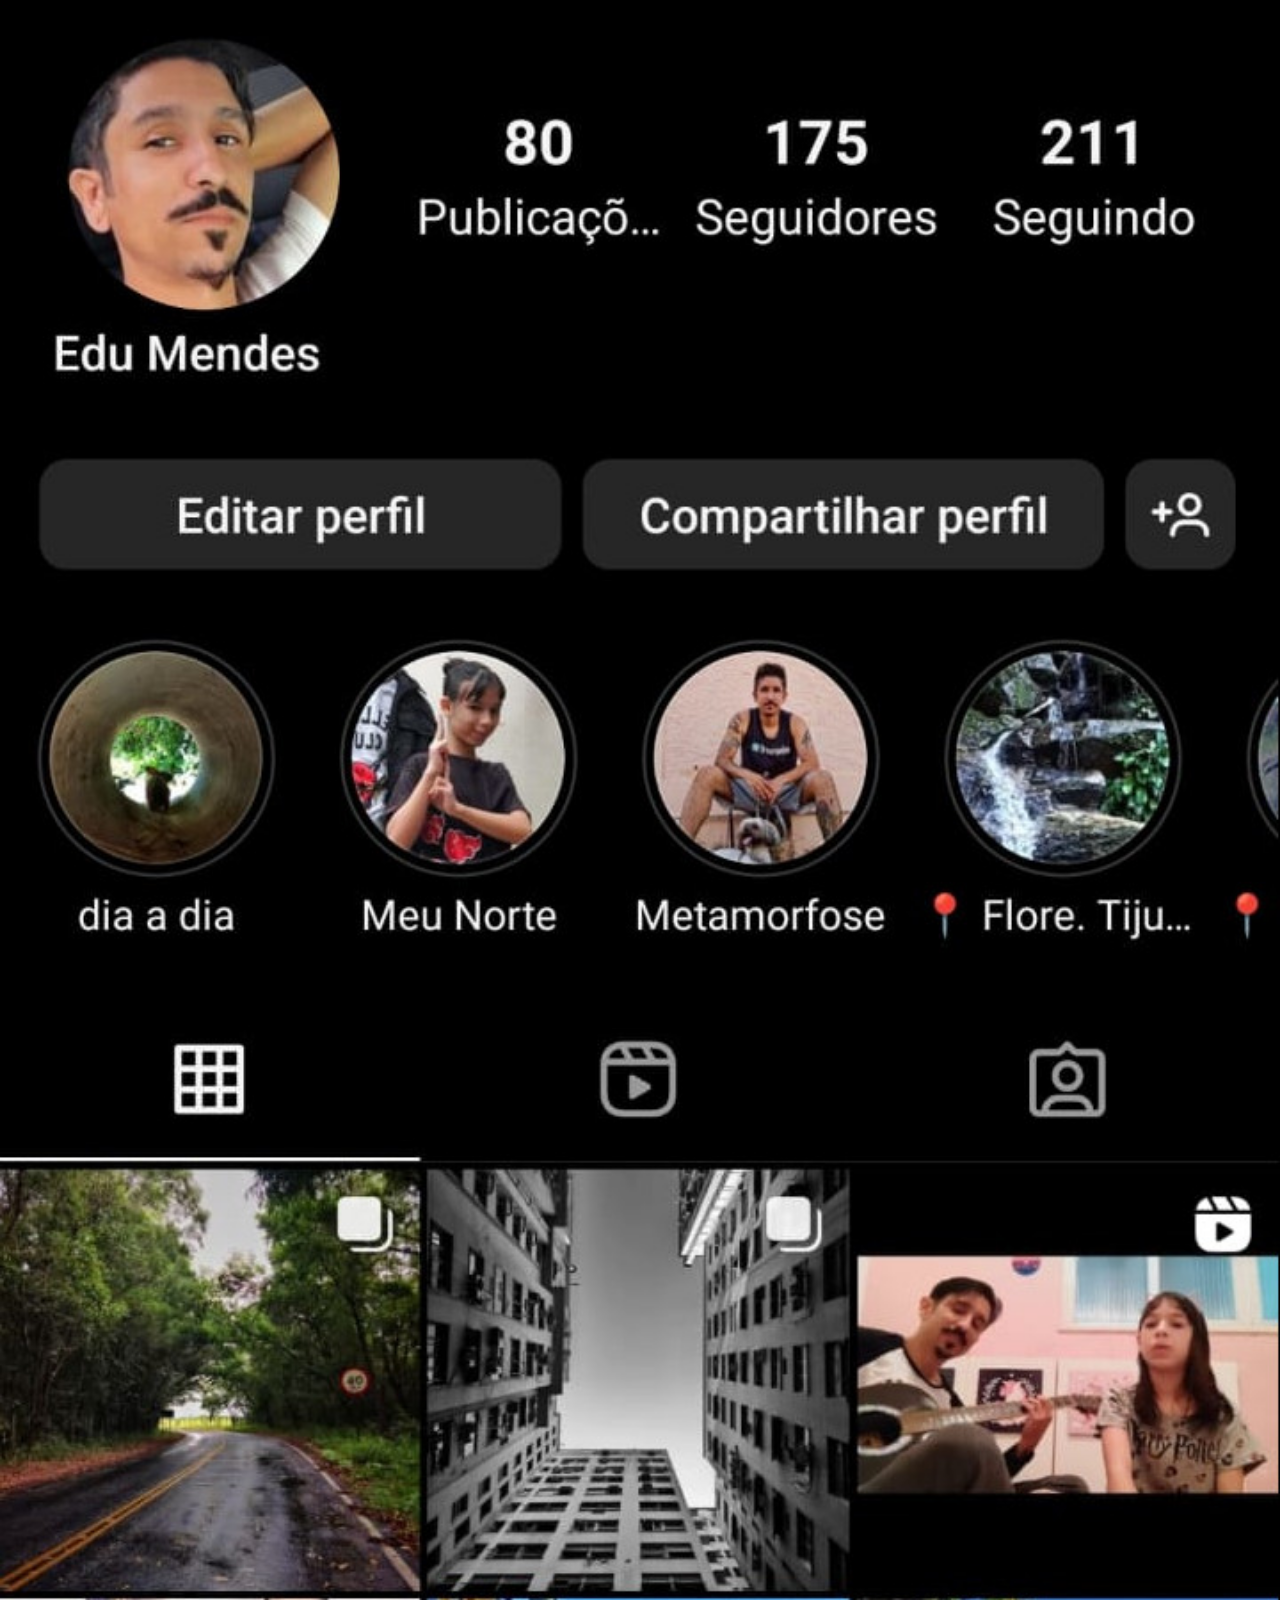
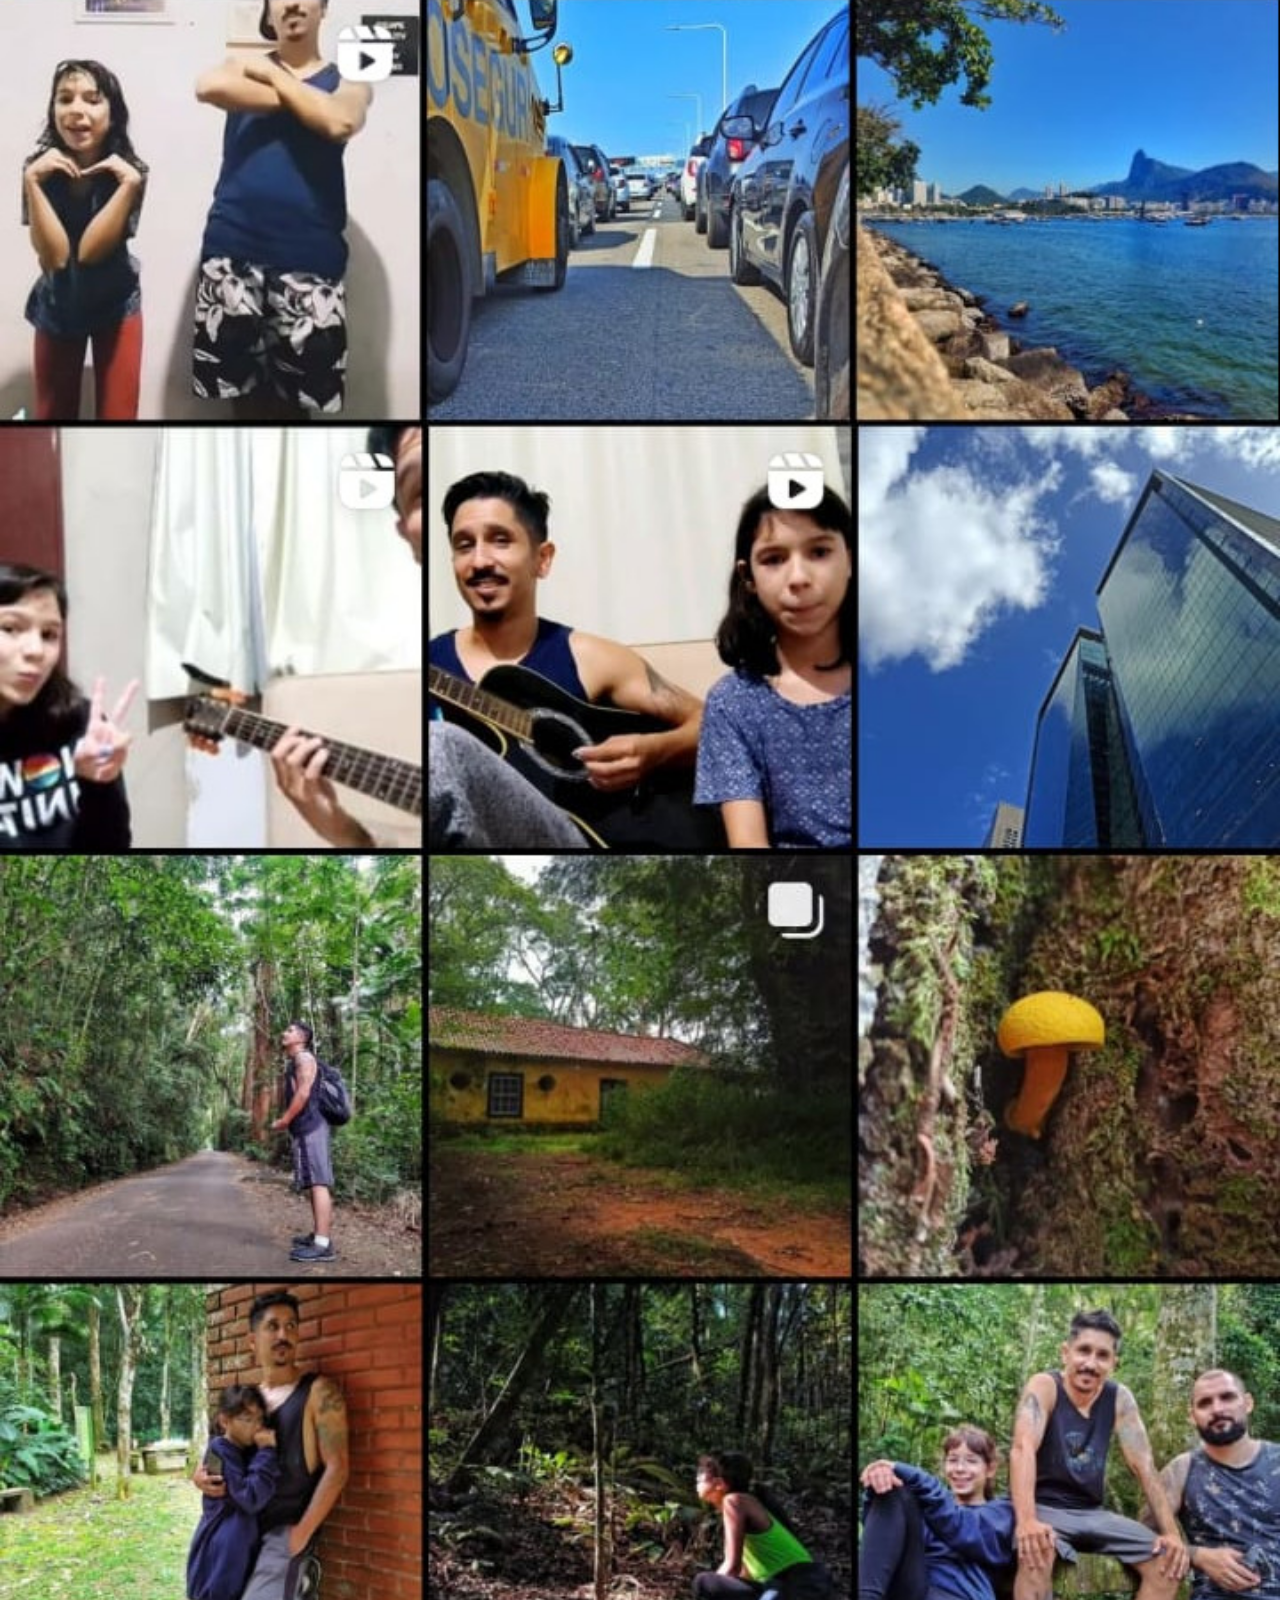
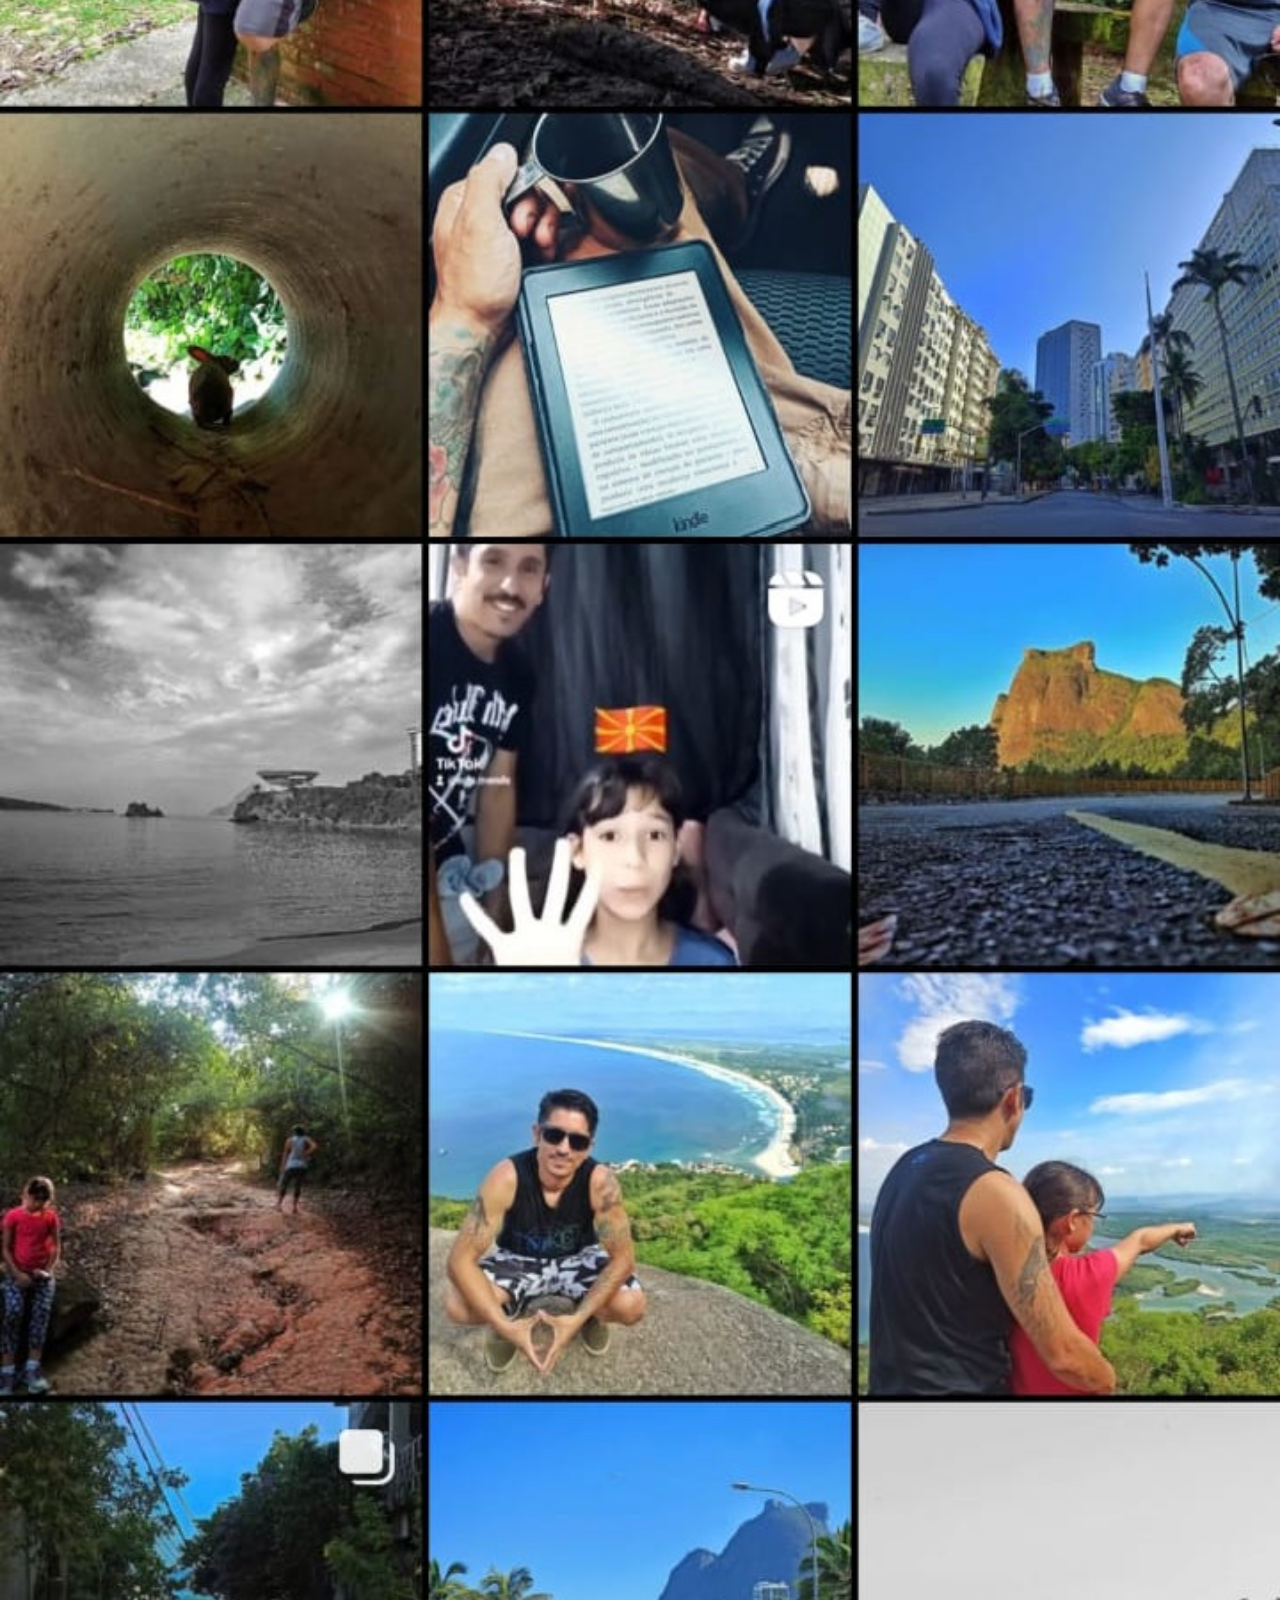
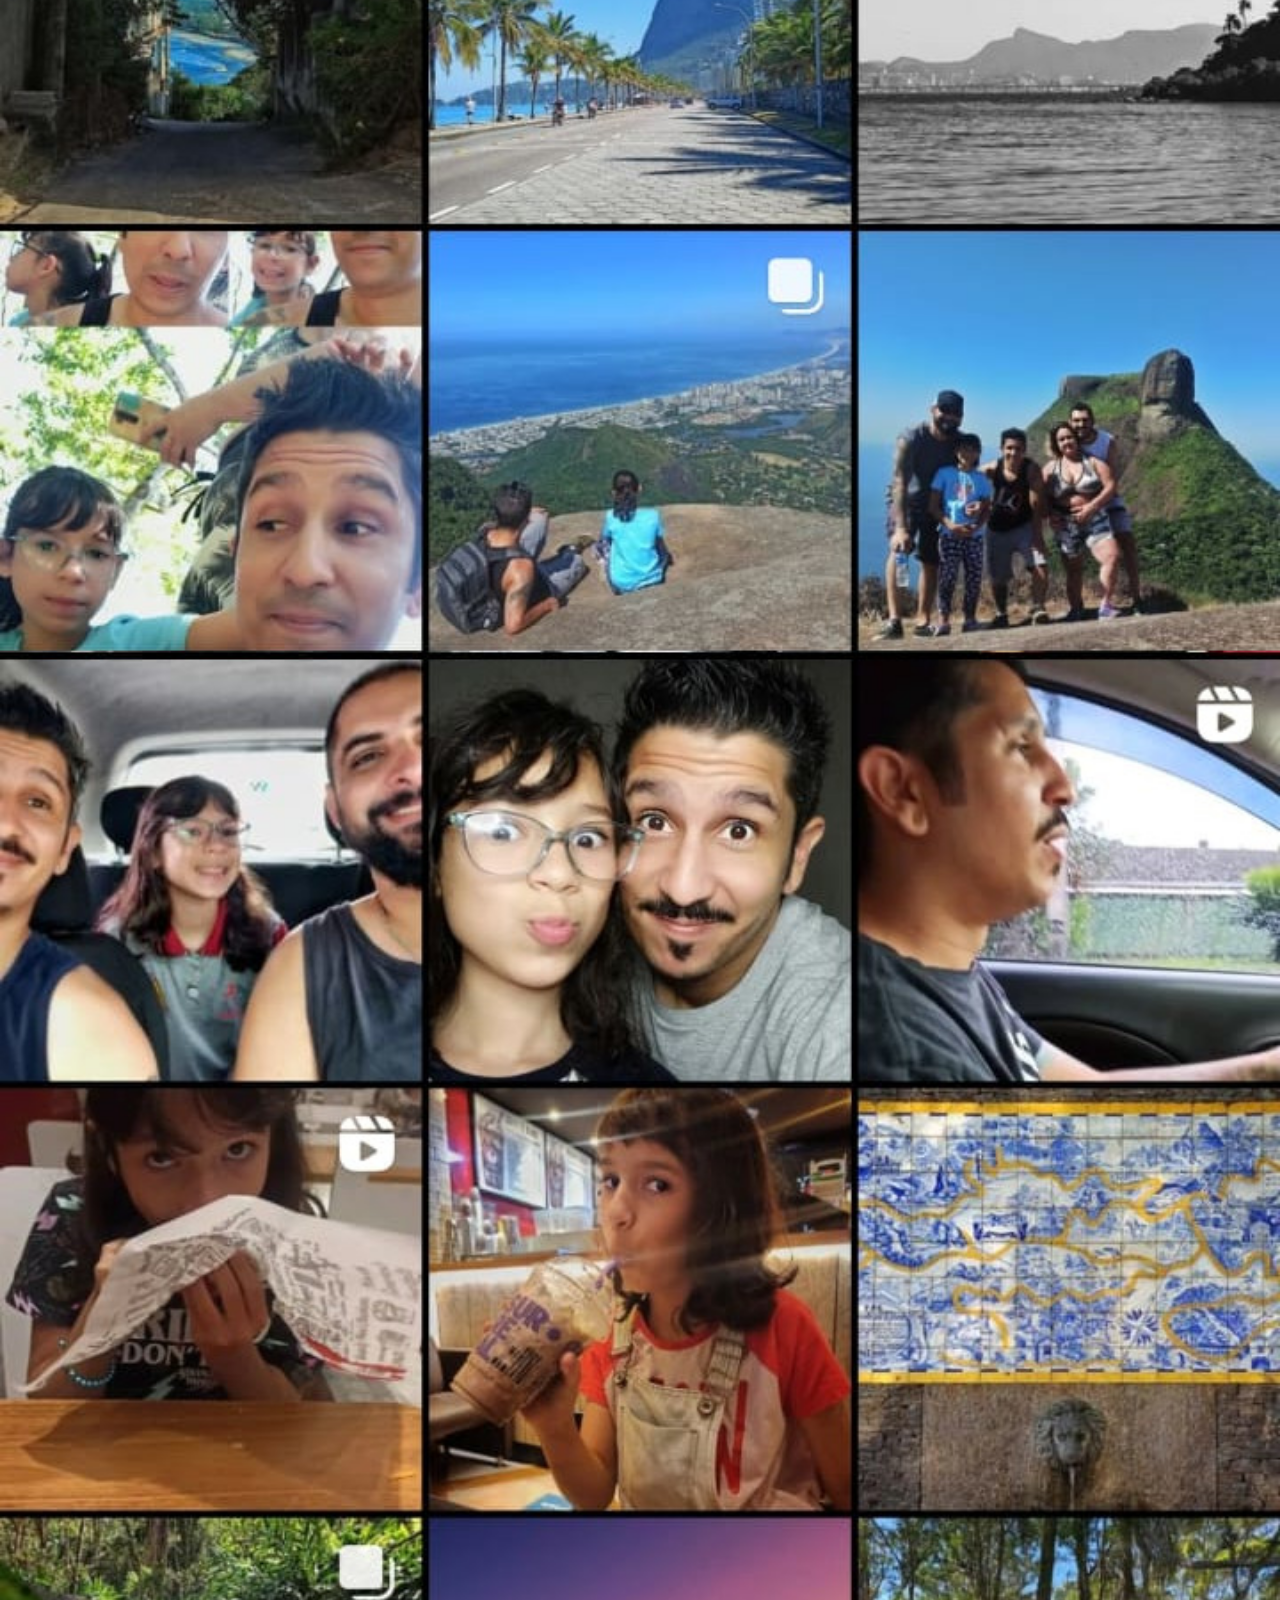
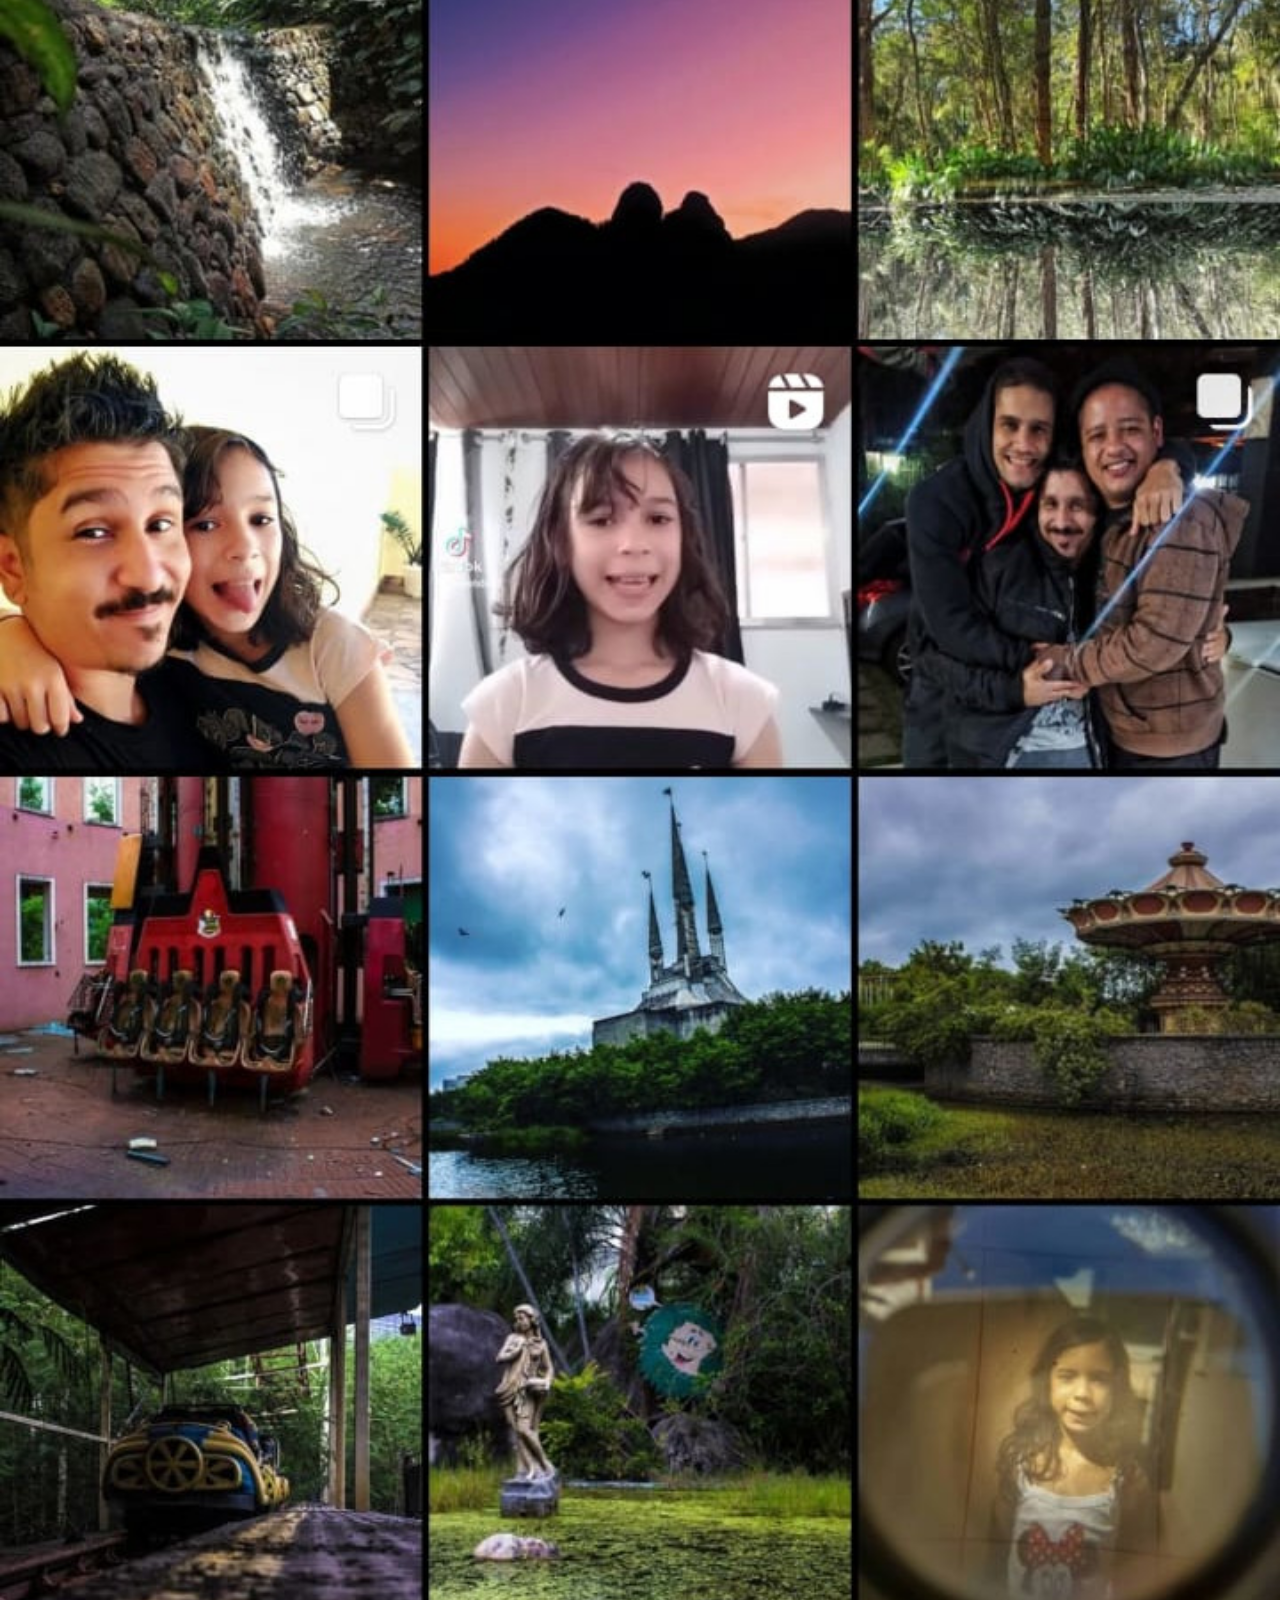
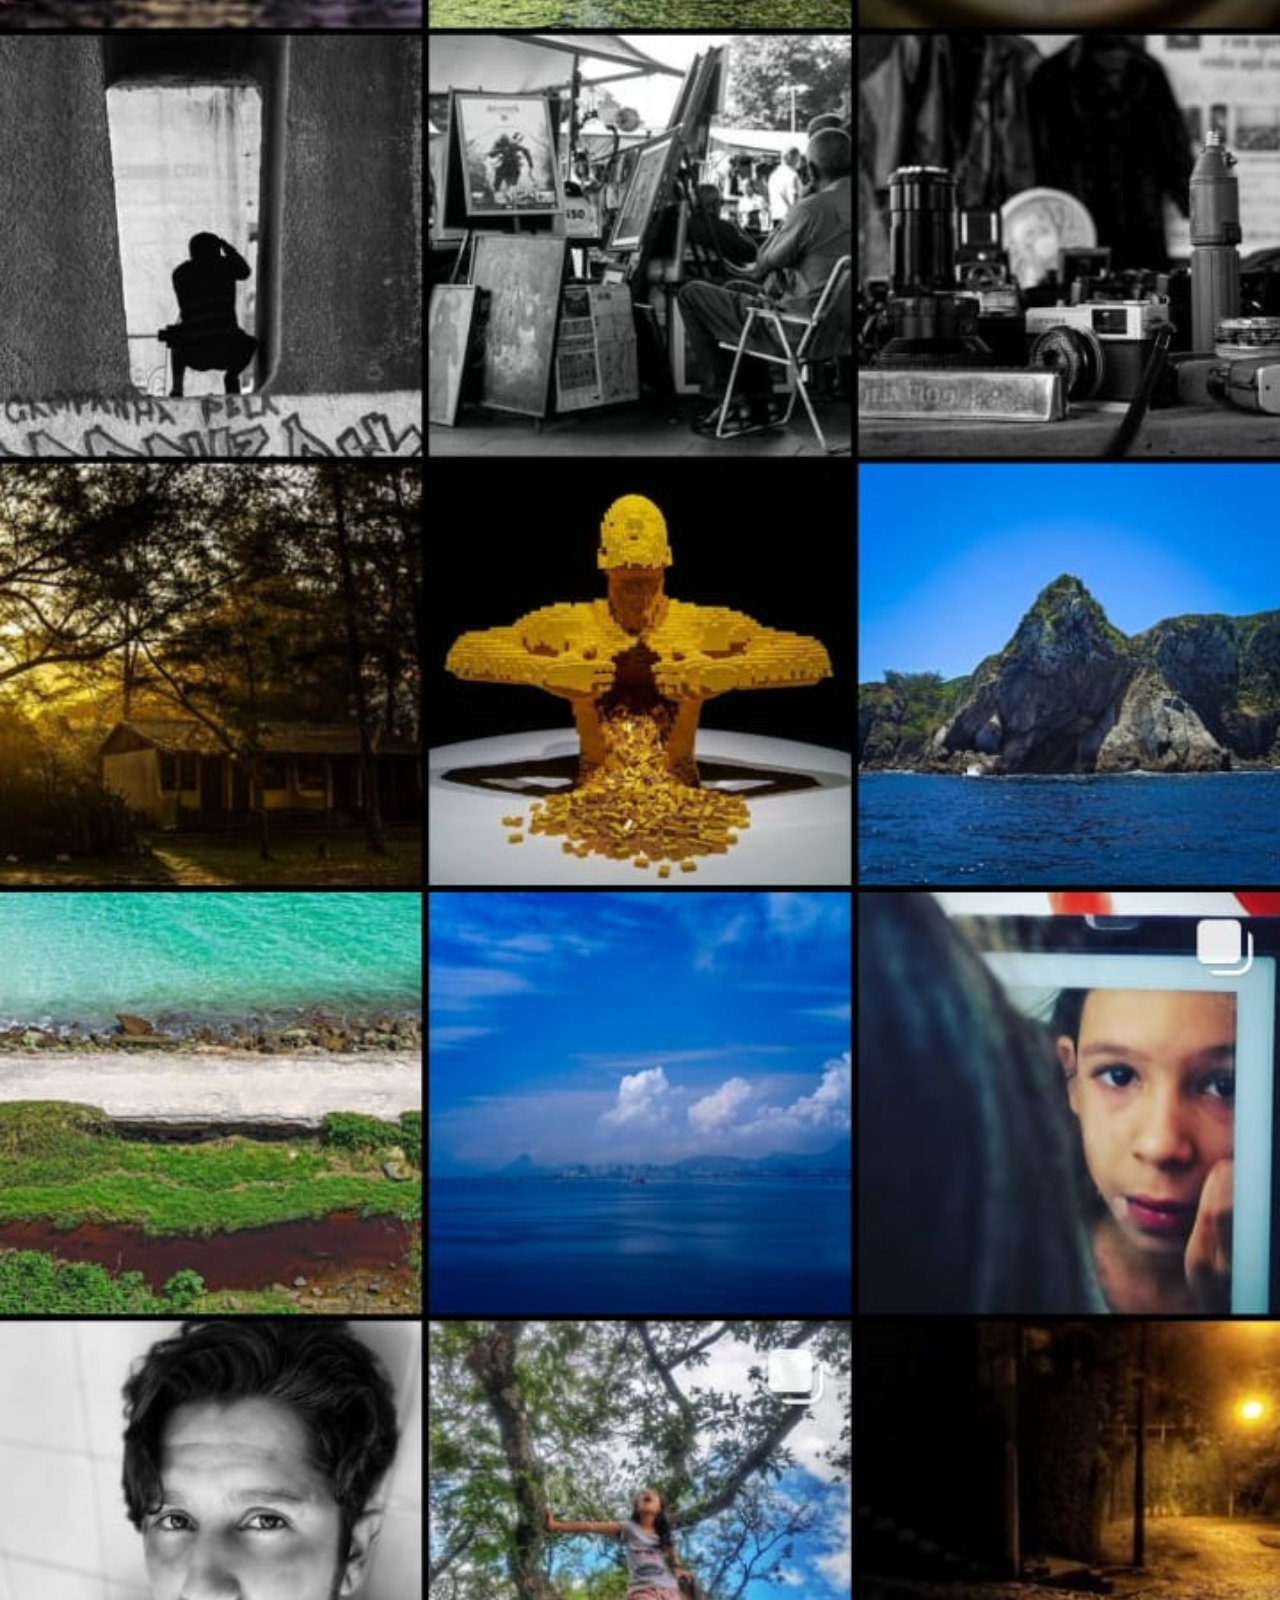
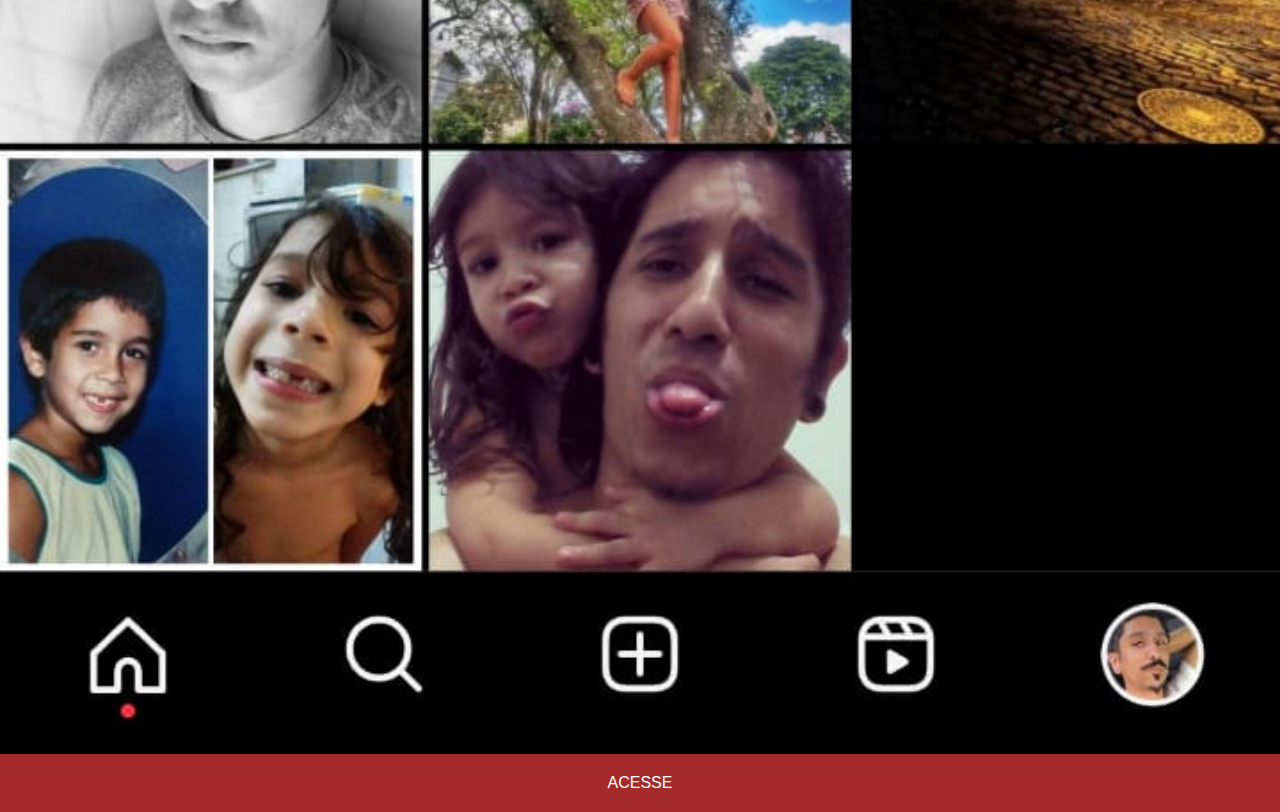
<file: paginas/instagram.html>
<!DOCTYPE html>
<html lang="pt-br">
<head>
    <meta charset="UTF-8">
    <meta name="viewport" content="width=device-width, initial-scale=1.0">
    <title>instagram</title>
   <link rel="stylesheet" href="../social.css">   
</head>
<body>
    <img src="../imagens/tela-instagram.jpg"alt="instagram">
    <a href="https://www.instagram.com/du.mends" target="_blank">ACESSE</a>
</body>
</html>
</file>
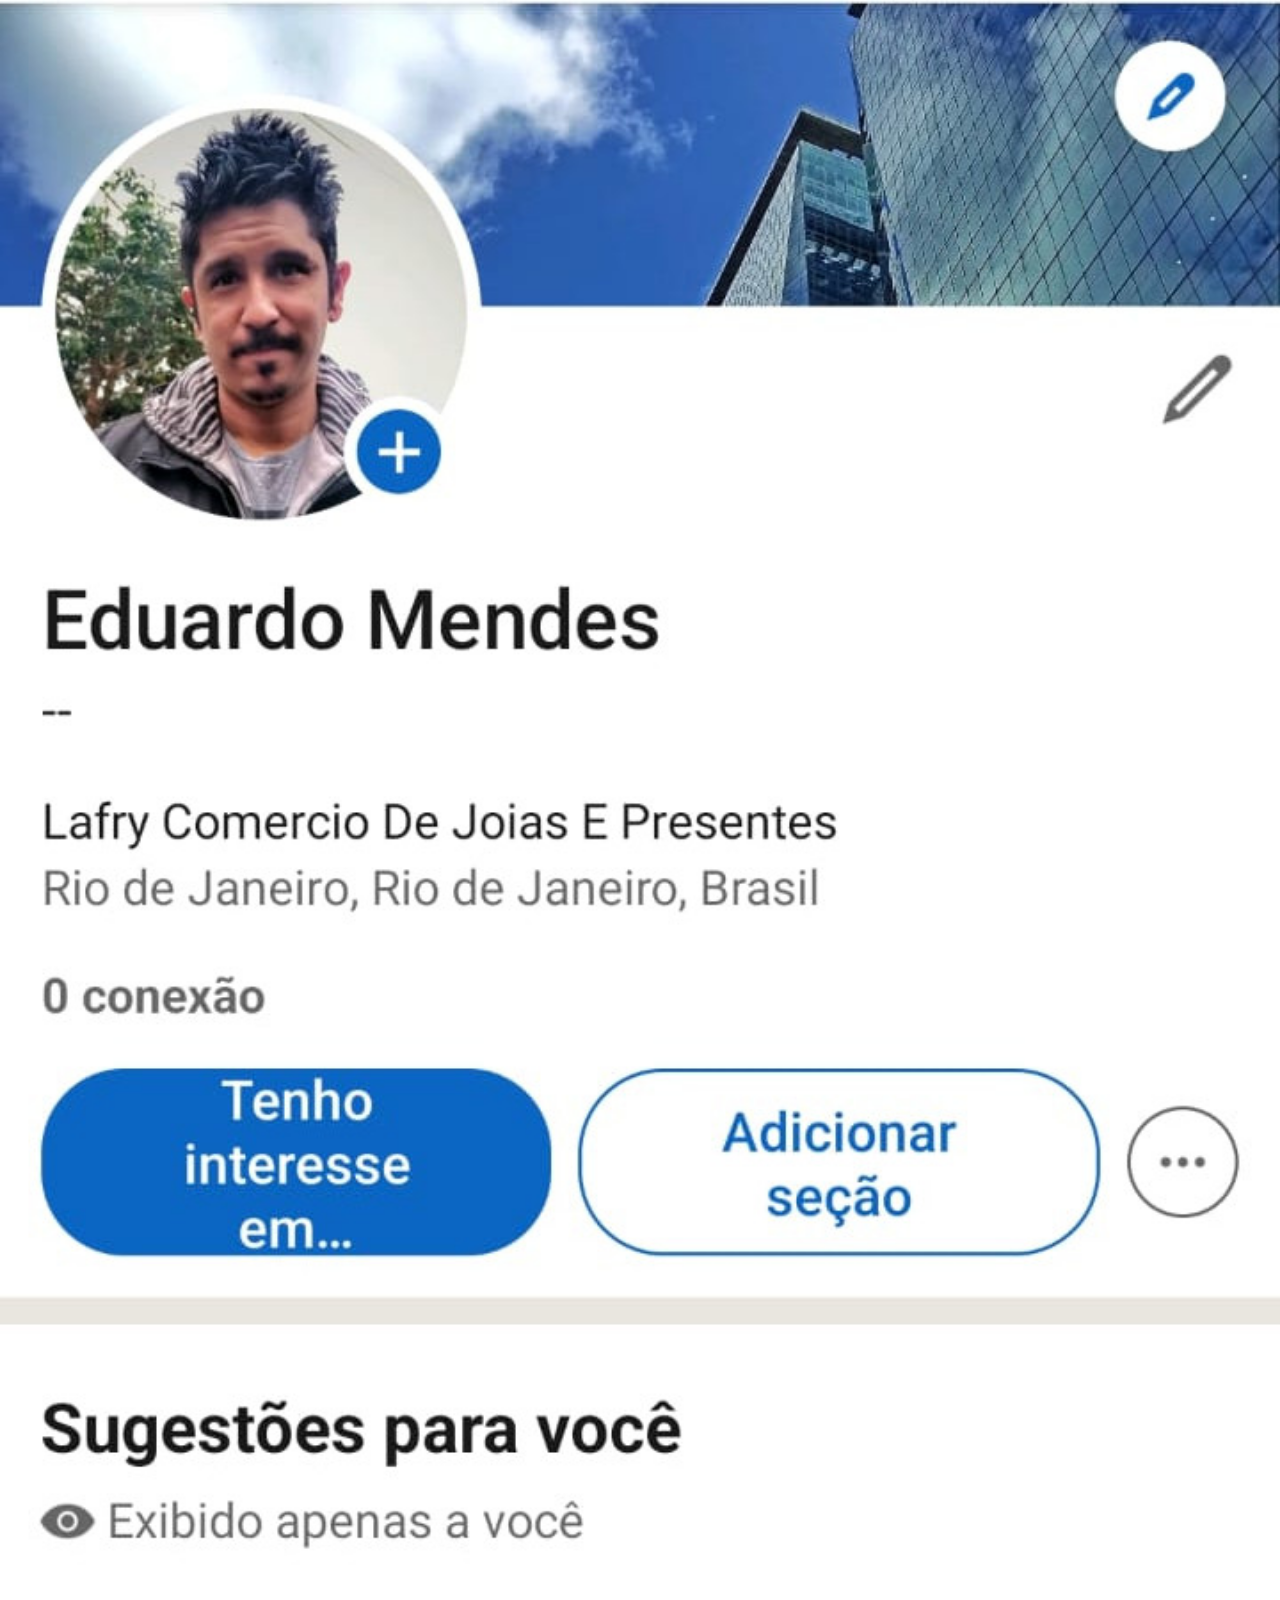
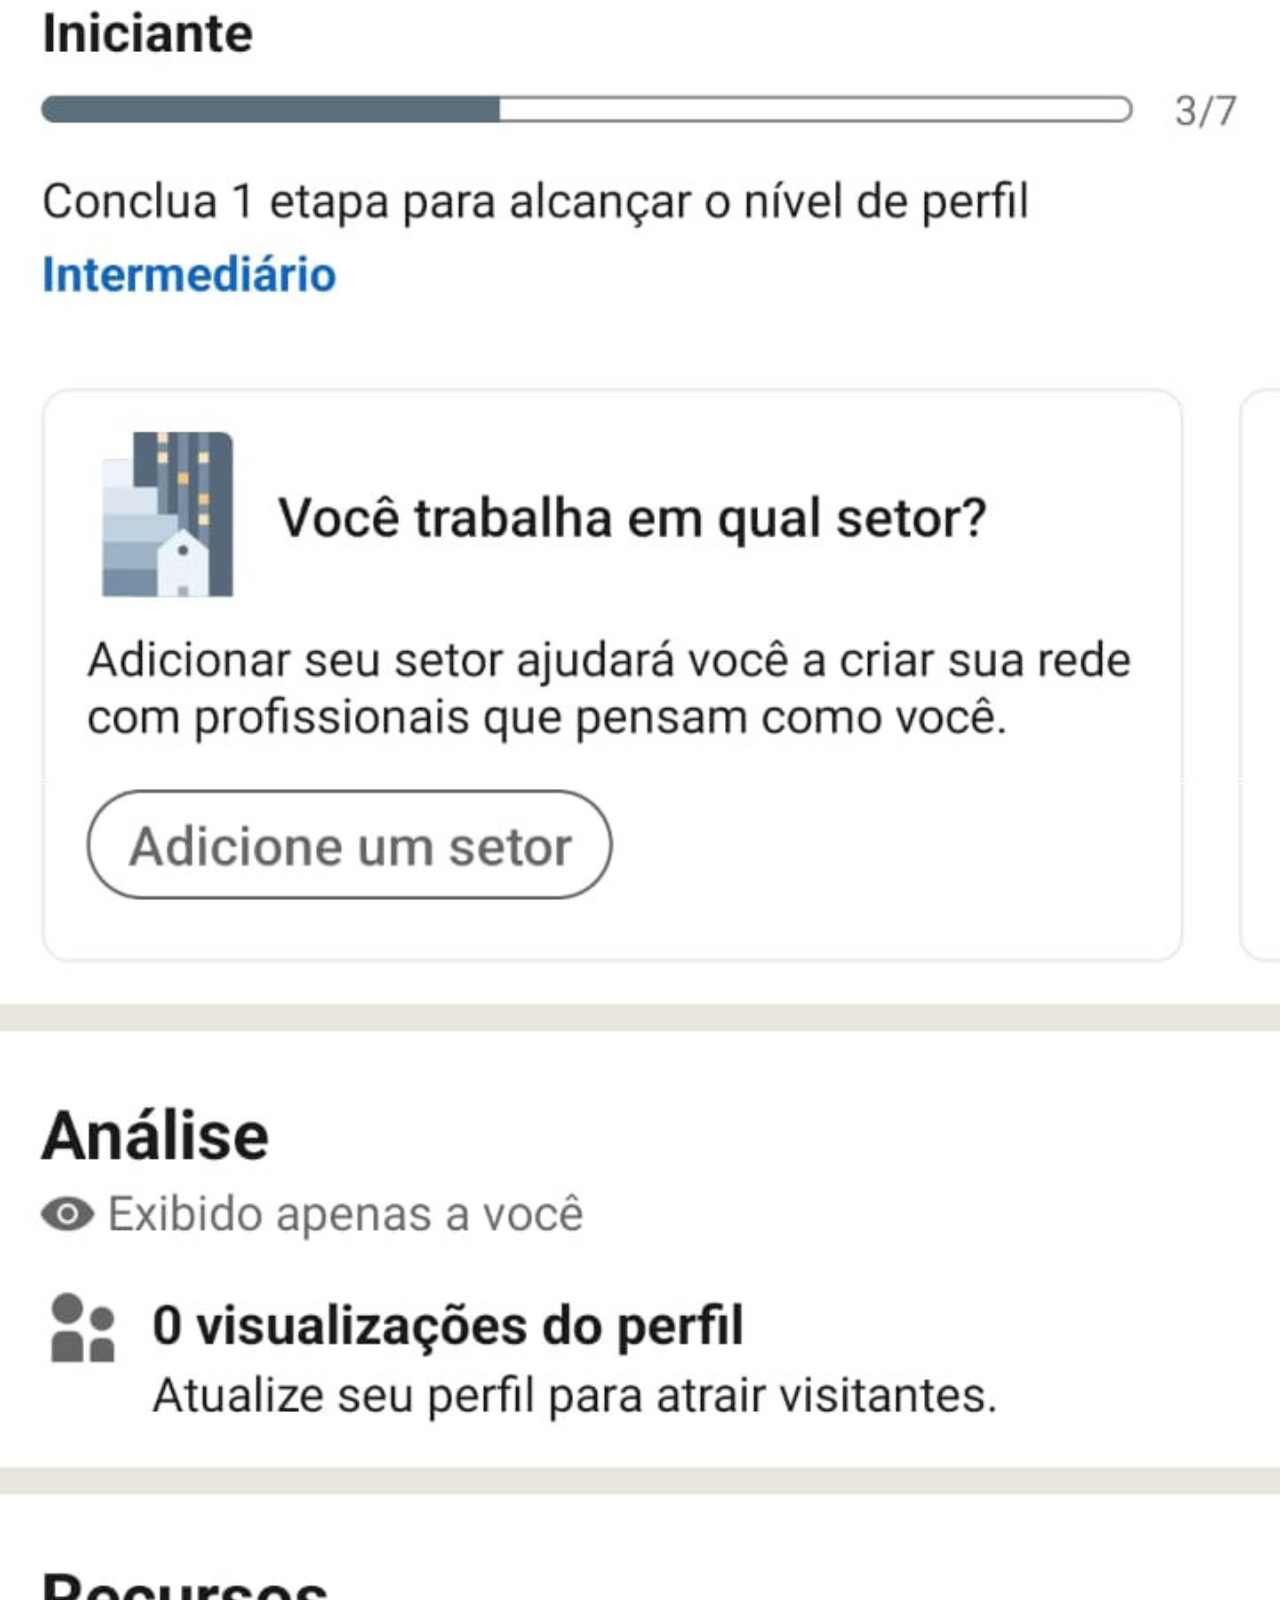
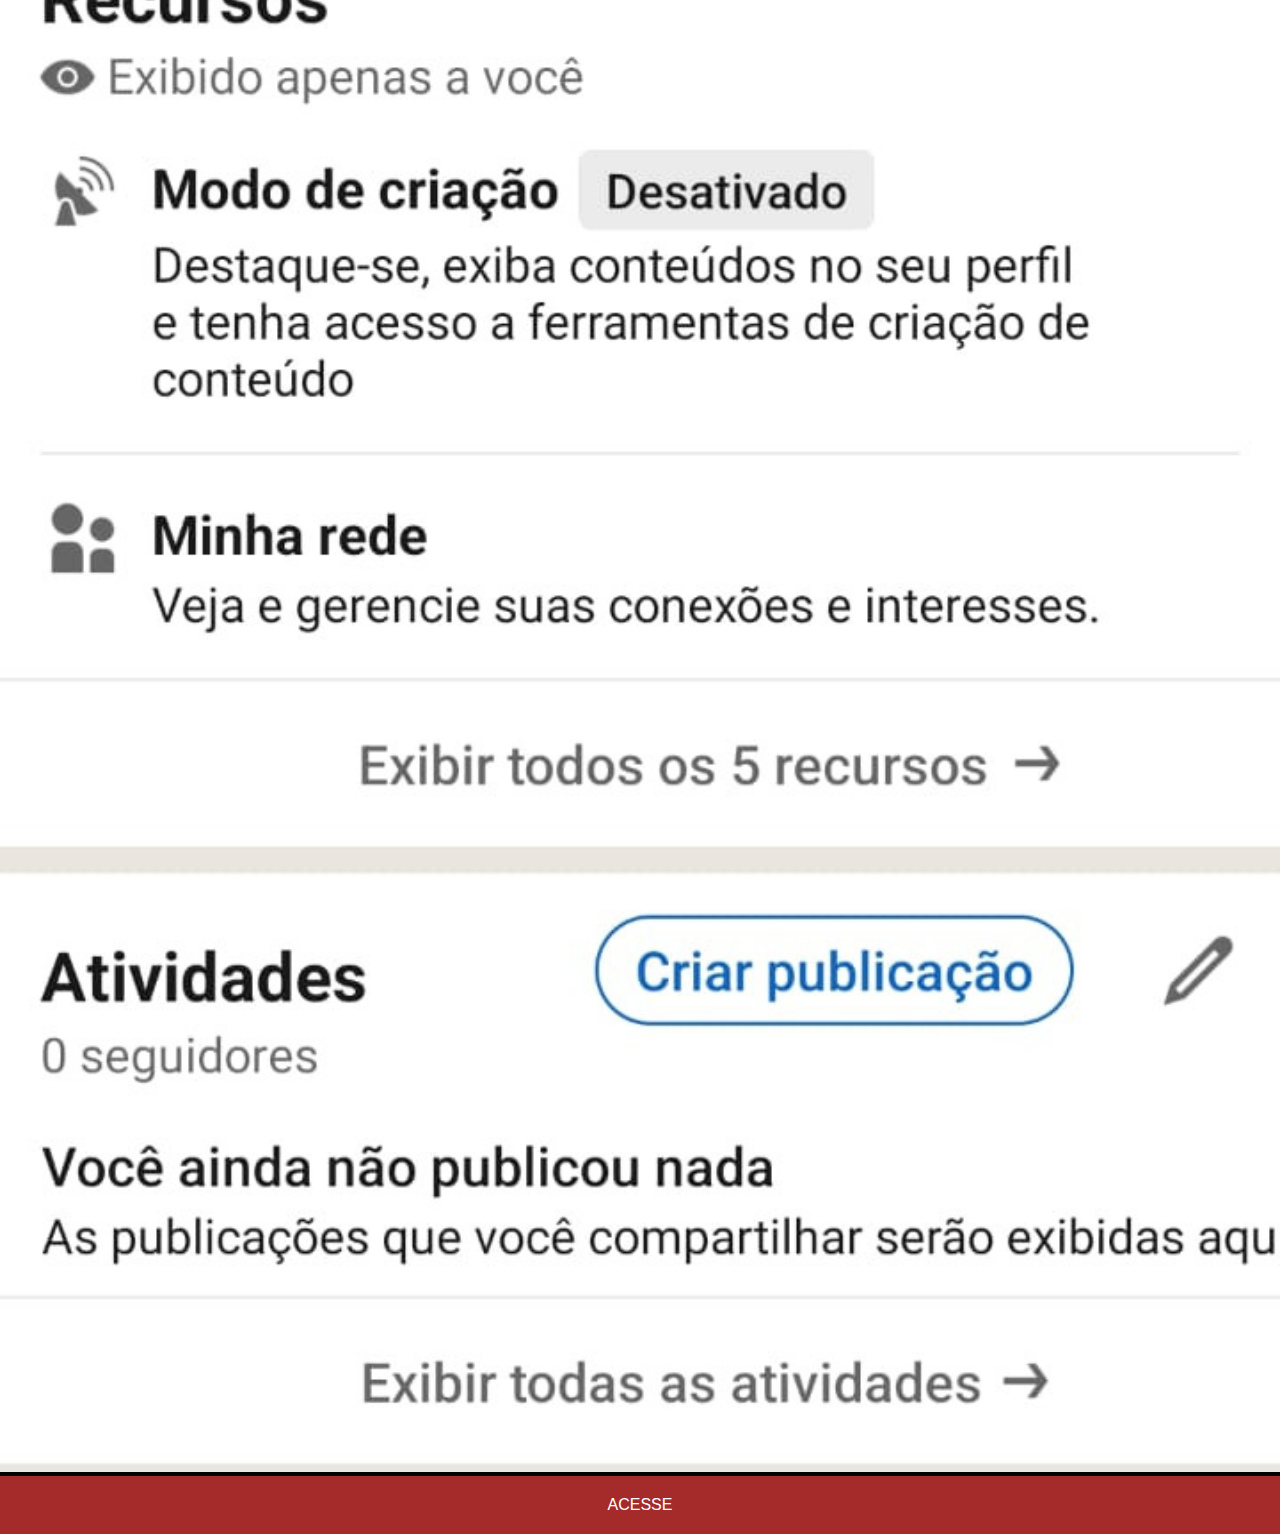
<file: paginas/linkedin.html>
<!DOCTYPE html>
<html lang="pt-br">
<head>
    <meta charset="UTF-8">
    <meta name="viewport" content="width=device-width, initial-scale=1.0">
    <title>Linkedin</title>
    <link rel="stylesheet" href="../social.css">
</head>
<body>
    <img src="../imagens/tela-linkedin.jpg" alt="Linkedin">
    <a href="https://www.linkedin.com/in/edu-mendes/" target="_blank">ACESSE</a>
</body>
</html>
</file>
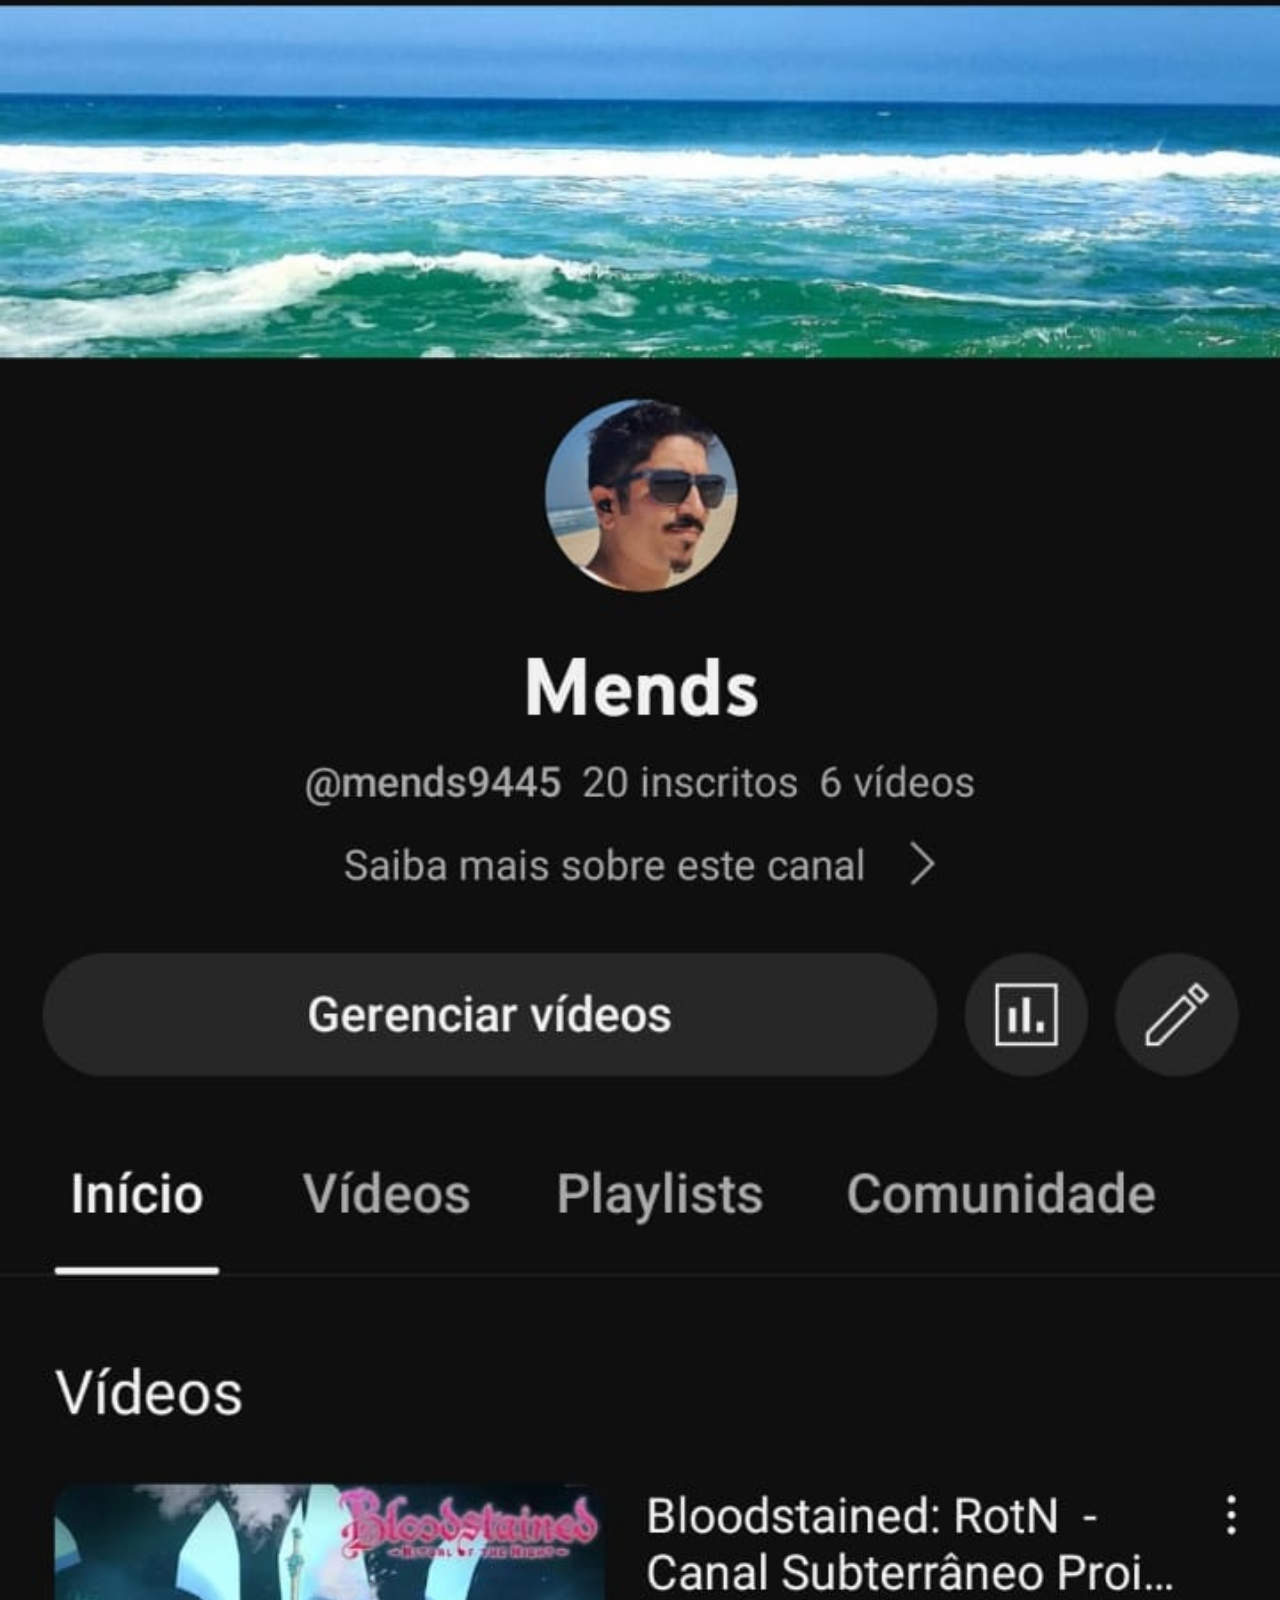
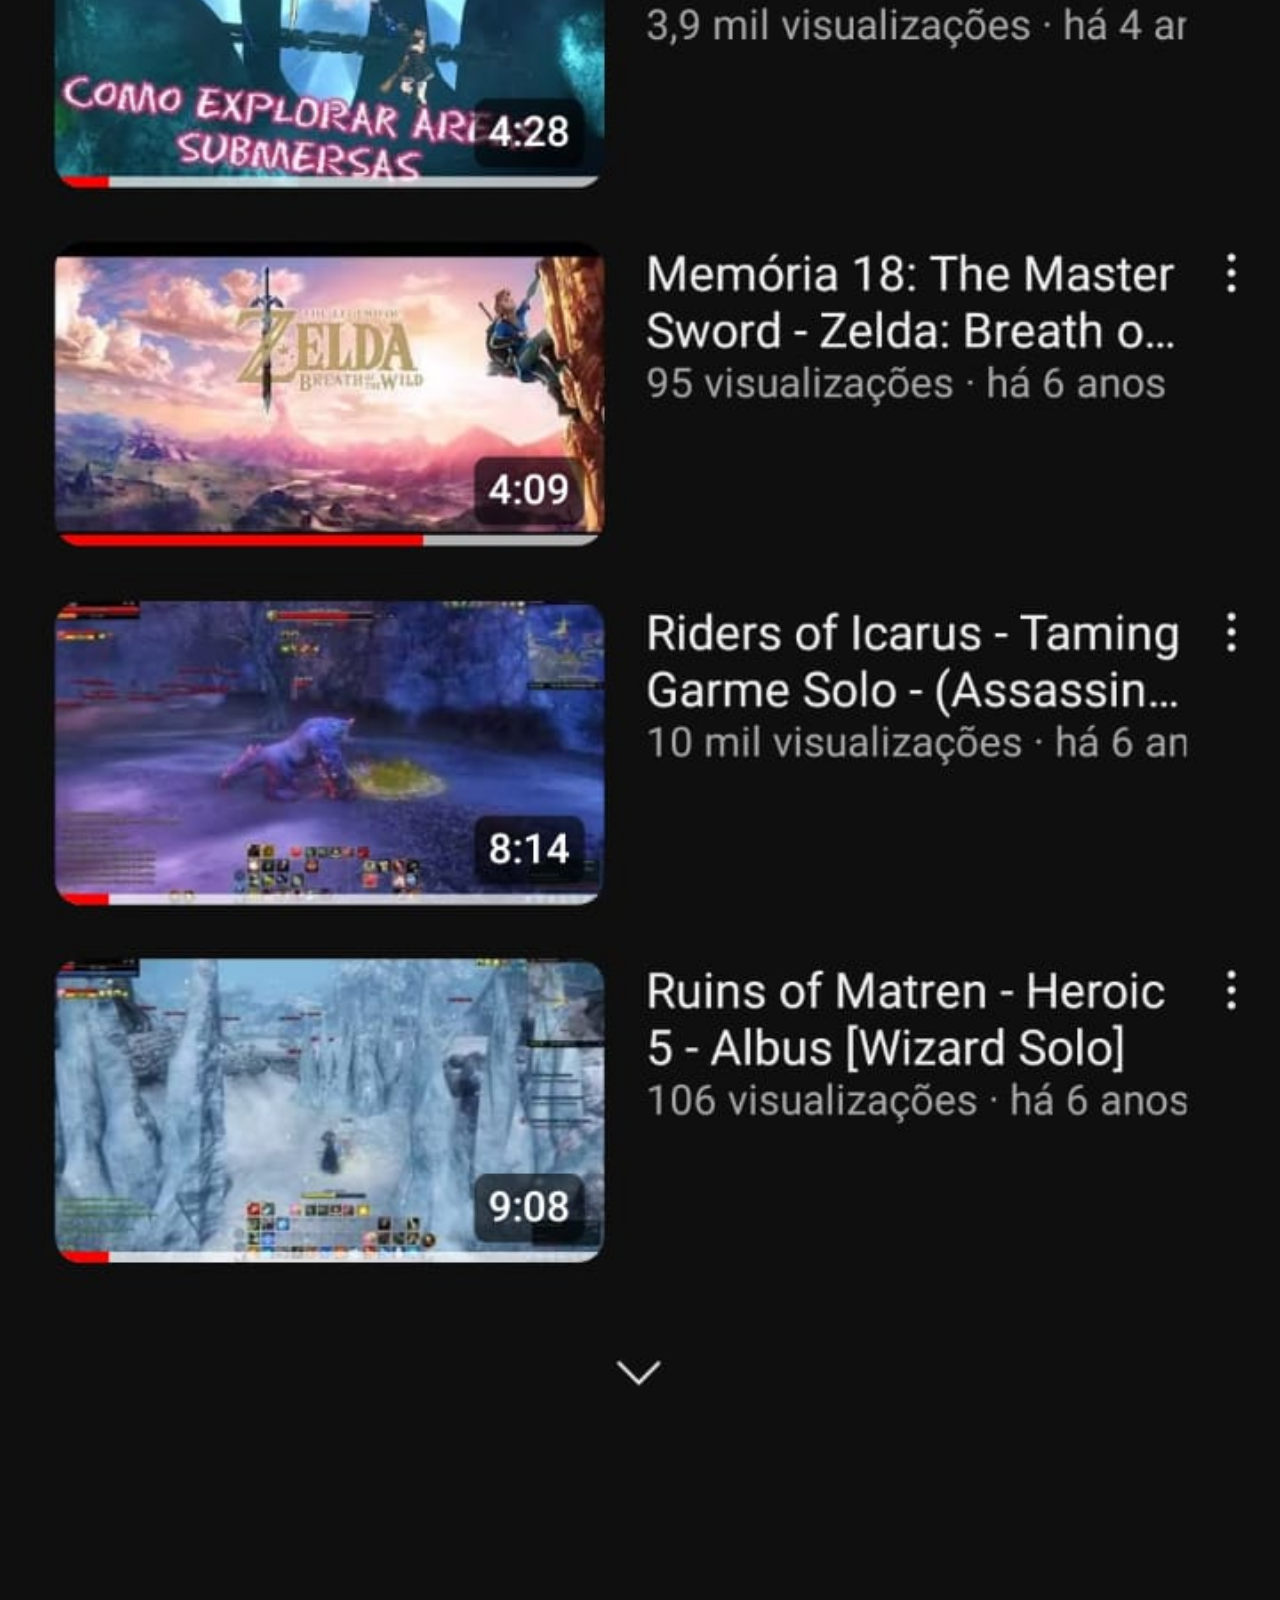
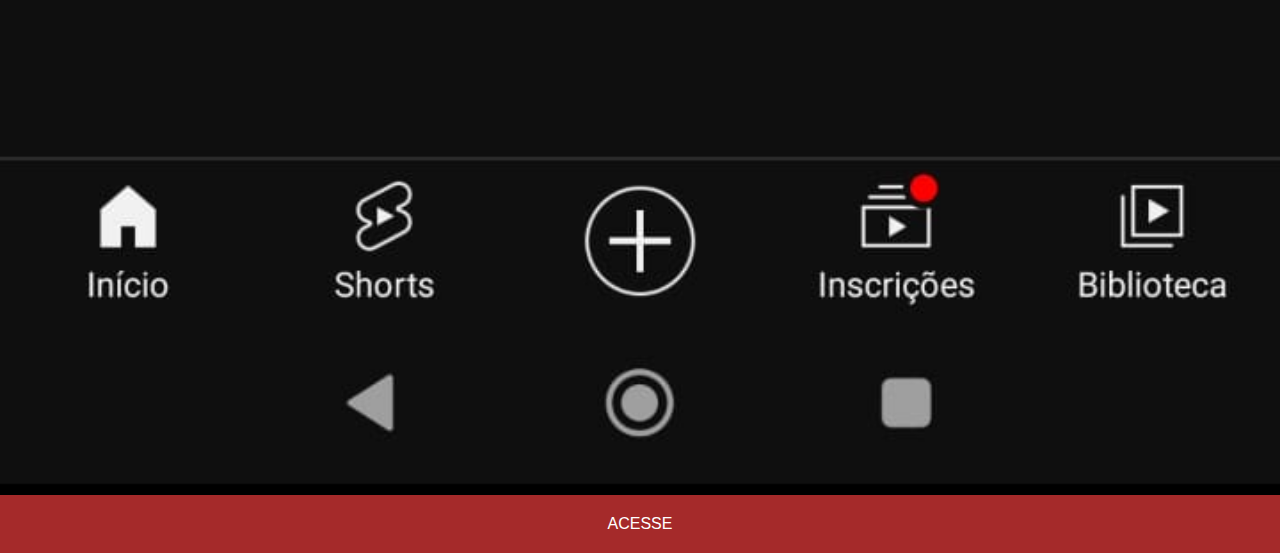
<file: paginas/youtube.html>
<!DOCTYPE html>
<html lang="pt-br">
<head>
    <meta charset="UTF-8">
    <meta name="viewport" content="width=device-width, initial-scale=1.0">
    <title>Youtube</title>
    <link rel="stylesheet" href="../social.css">
</head>
<body>
    <img src="../imagens/tela-youtube.png" alt="Youtube">
    <a href="https://www.youtube.com/@mends9445/videos" target="_blank">ACESSE</a>
</body>
</html>
</file>
<file: style.css>
@charset "UTF-8";

*{
    margin: 0px;
    padding: 0px;
    font-family: Arial, Helvetica, sans-serif;
}

html, body {
    height: 100vh;
    width: 100vw;
    
}

body {
    height: 100vh;
    background: url(imagens/fundo-madeira.jpg), top center no-repeat;
    background-size: cover;
    background-attachment: fixed;
}

main {
    position: relative;
    height: 100vh;
    
}

#cel {
    position: absolute;
    top: 50%;
    left: 50%;
    transform: translate(-50%, -50%);
    height: 627px;
    width: 311px;
    background-color: blue;
    background: url(imagens/frame-xiaomi.png), left center, no-repeat;
}

#cel > iframe {
    position: absolute;
    border-radius: 35px;
    top: 14.9px;
    left: 14.5px;
    width: 282px;
    height: 600px;
    background-size: cover;
    background: center center no-repeat;
}

#redes {
    height: 100vh;
    display: flex;
    flex-direction: column;
    align-items:end;
    justify-content: center;
}


#redes img {
    width: 50px;
    margin: 15px;
    border-radius: 50%;
    background-image: url(imagens/logo-instagram.jpg);
    background-size: cover;
}

#redes img:hover {
    border: 2px solid white;
    box-sizing: border-box;
    transform: translate(-2px,-5px);
    transition: transform .4s, border .2s;
    box-shadow: 3px 10px 5px rgba(0, 0, 0, 0.336);
}
</file>
<file: responsivo.css>
@media (max-width: 769px) {


    main {
        display: flex;
        height: 80vh;
    }
    #redes {
        height: 100vh;
        flex-direction: row;
        justify-content: center;
        justify-items: center;

    }

    

}

@media (max-height: 900px) {

    #redes img {
        border: 1px solid black;
    }
}
</file>
<file: social.css>
@charset "UTF-8";

*{
    margin: 0px;
    padding: 0px;
}

::-webkit-scrollbar {
    width: 0px;
    height: 0px;
}
body{
    background-color: black;
    font-family: Arial, Helvetica, sans-serif;
    text-align: center;

}

img {
    width: 100vw;
}

body > a {
    display: block;
    background-color: brown;
    color: white;
    padding: 20px;
    text-decoration: none;   
}

a:hover {
    background-color: red;
}
</file>
